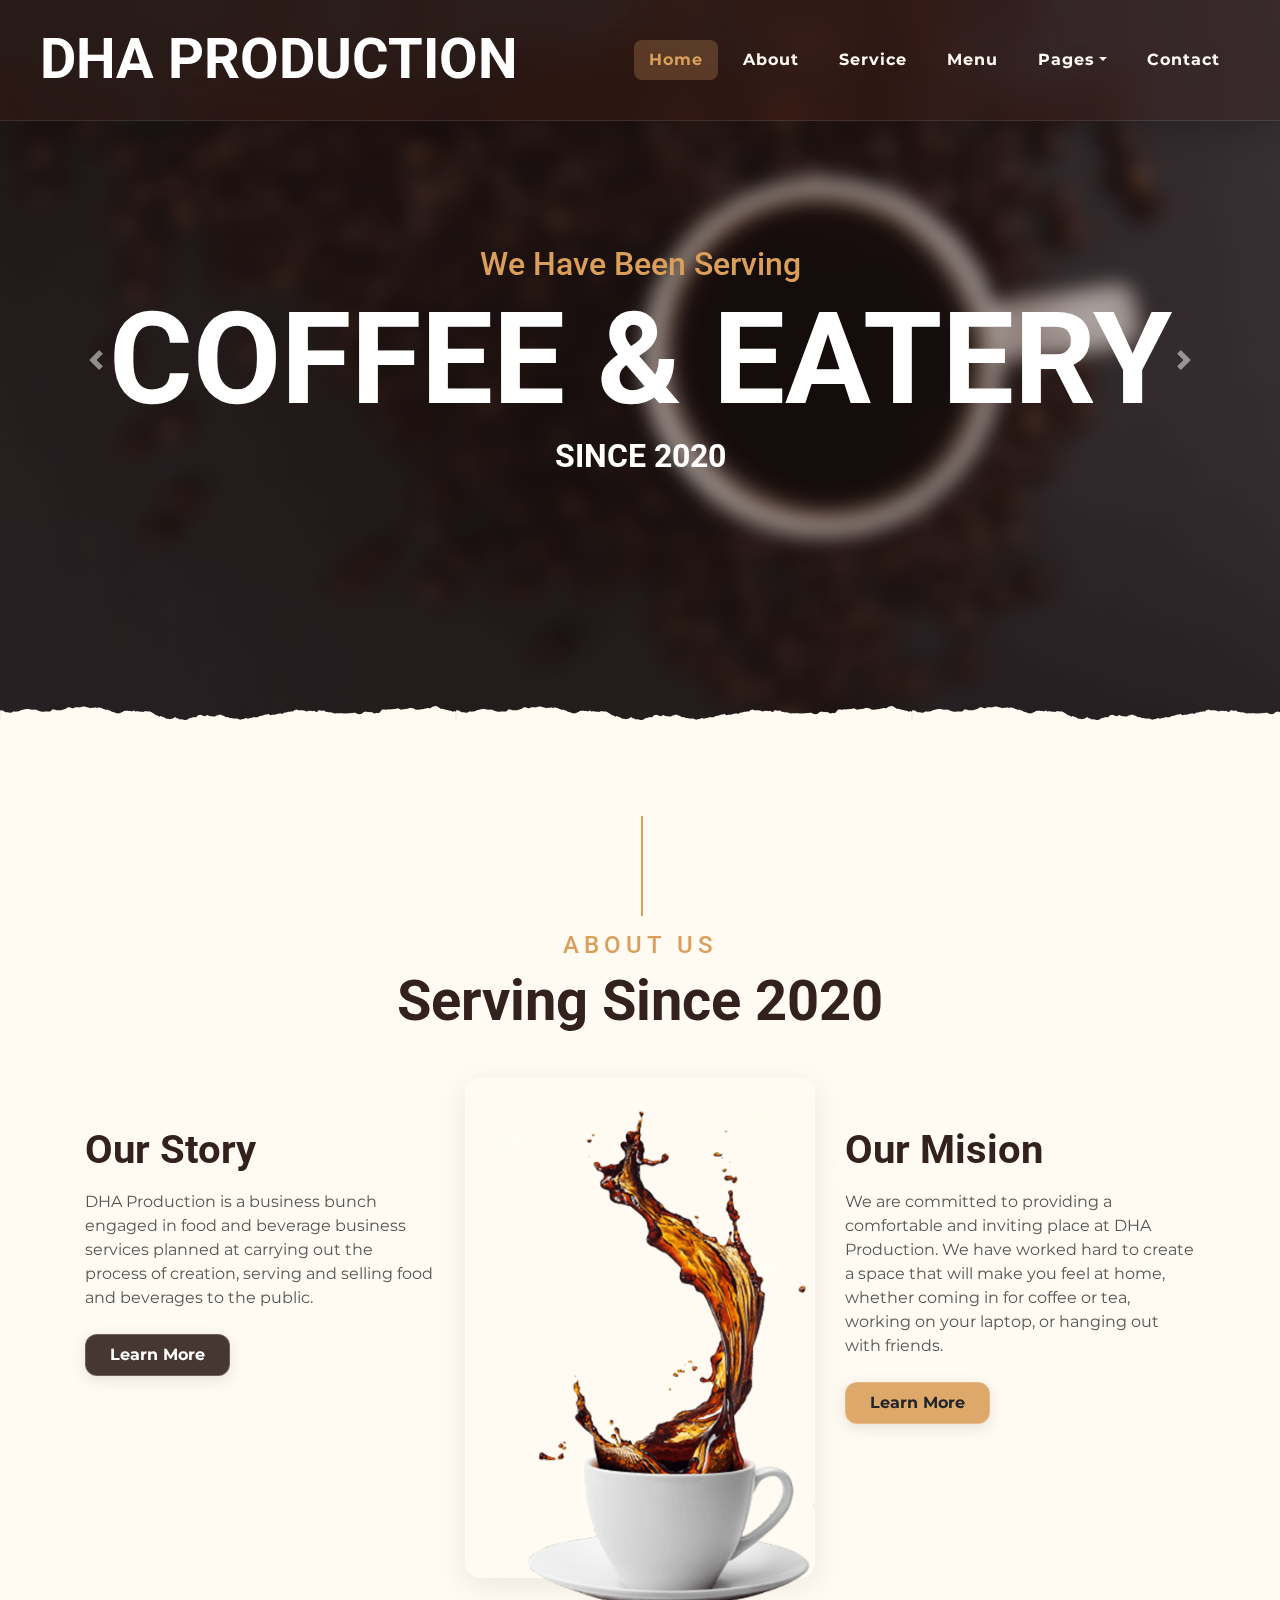
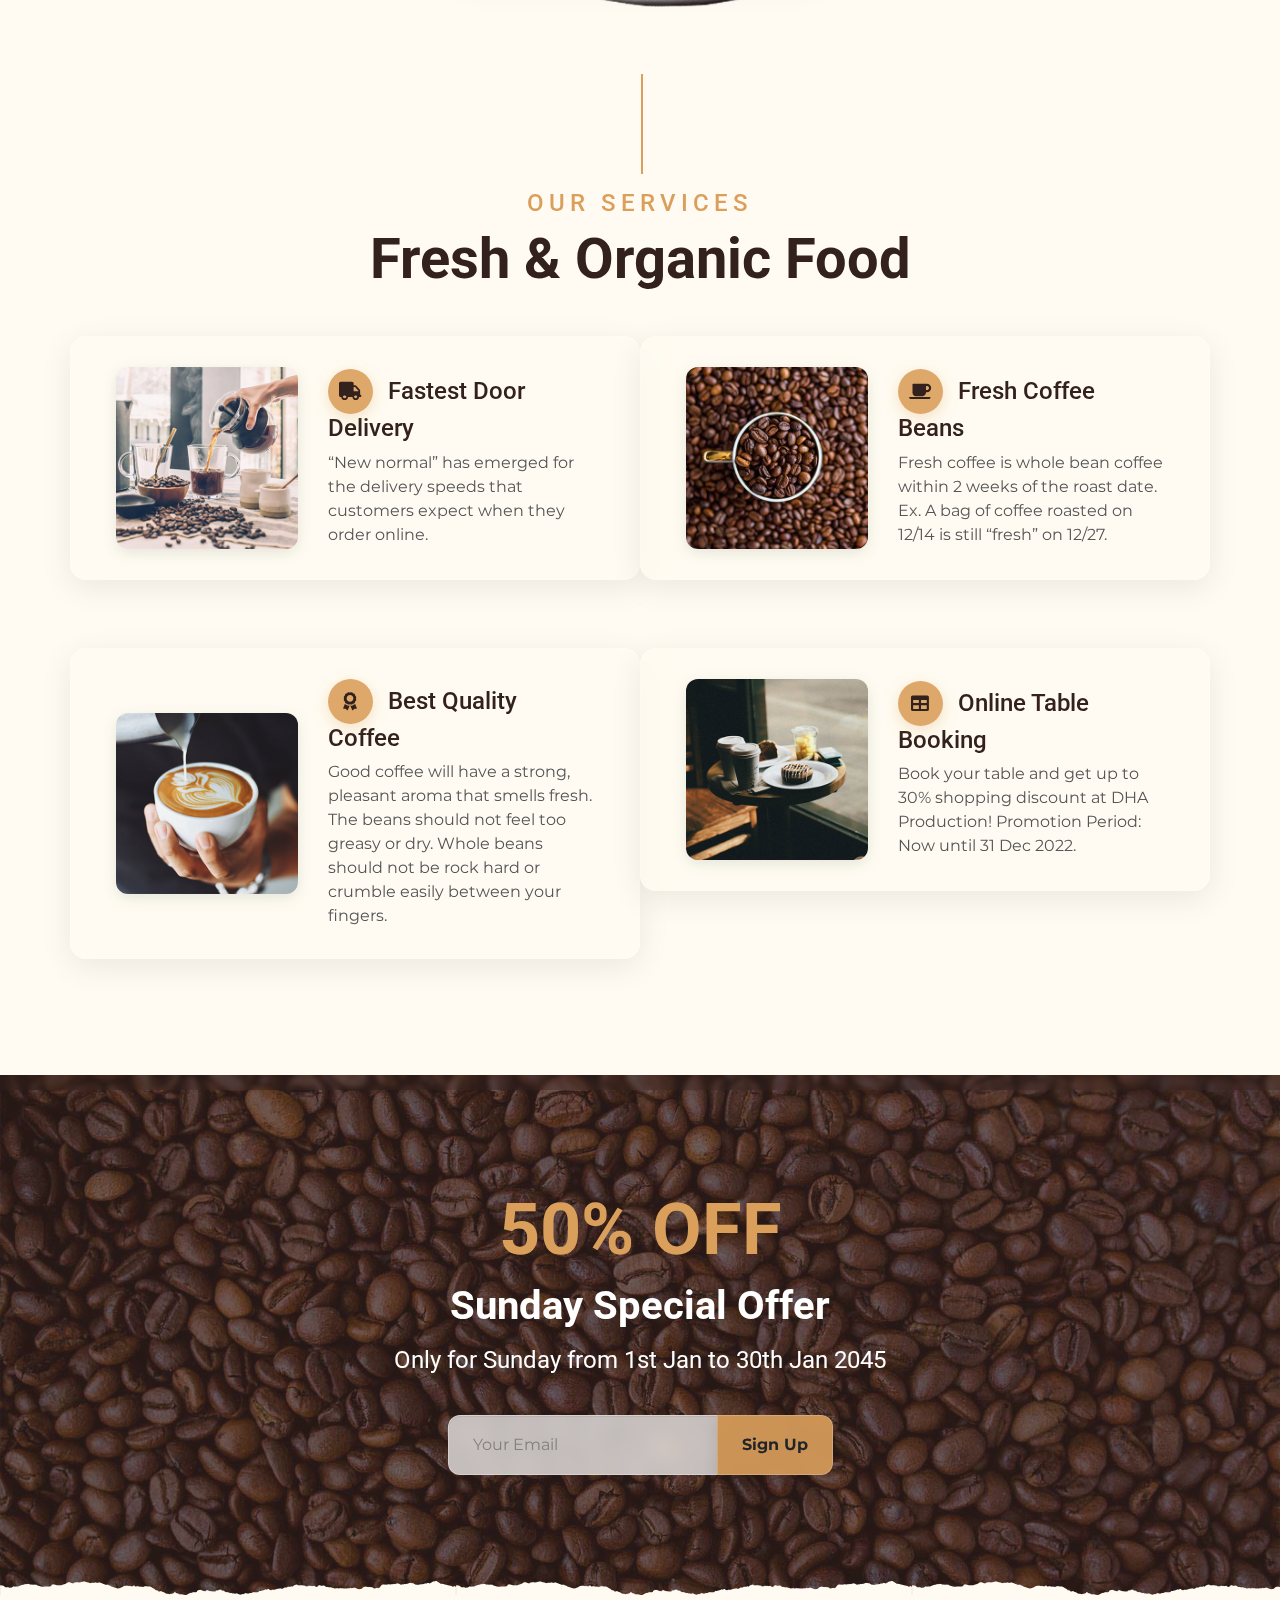
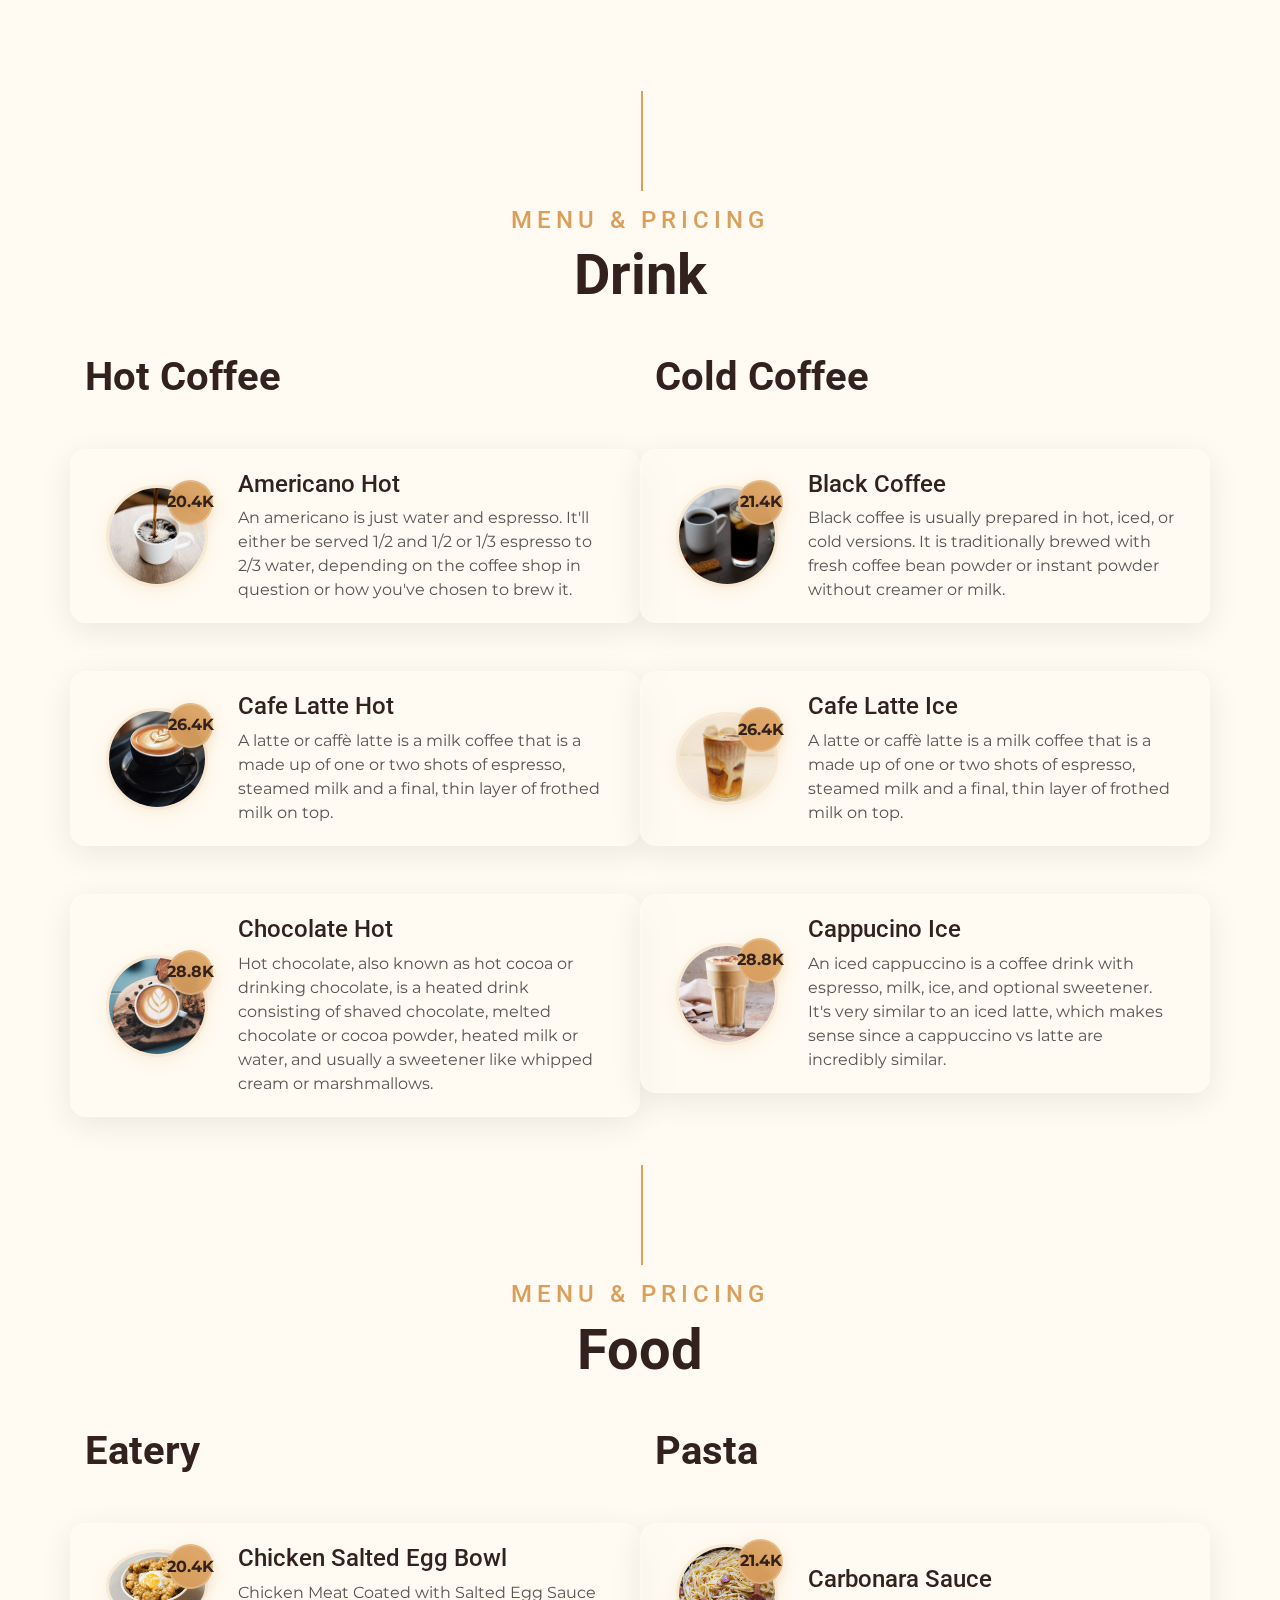
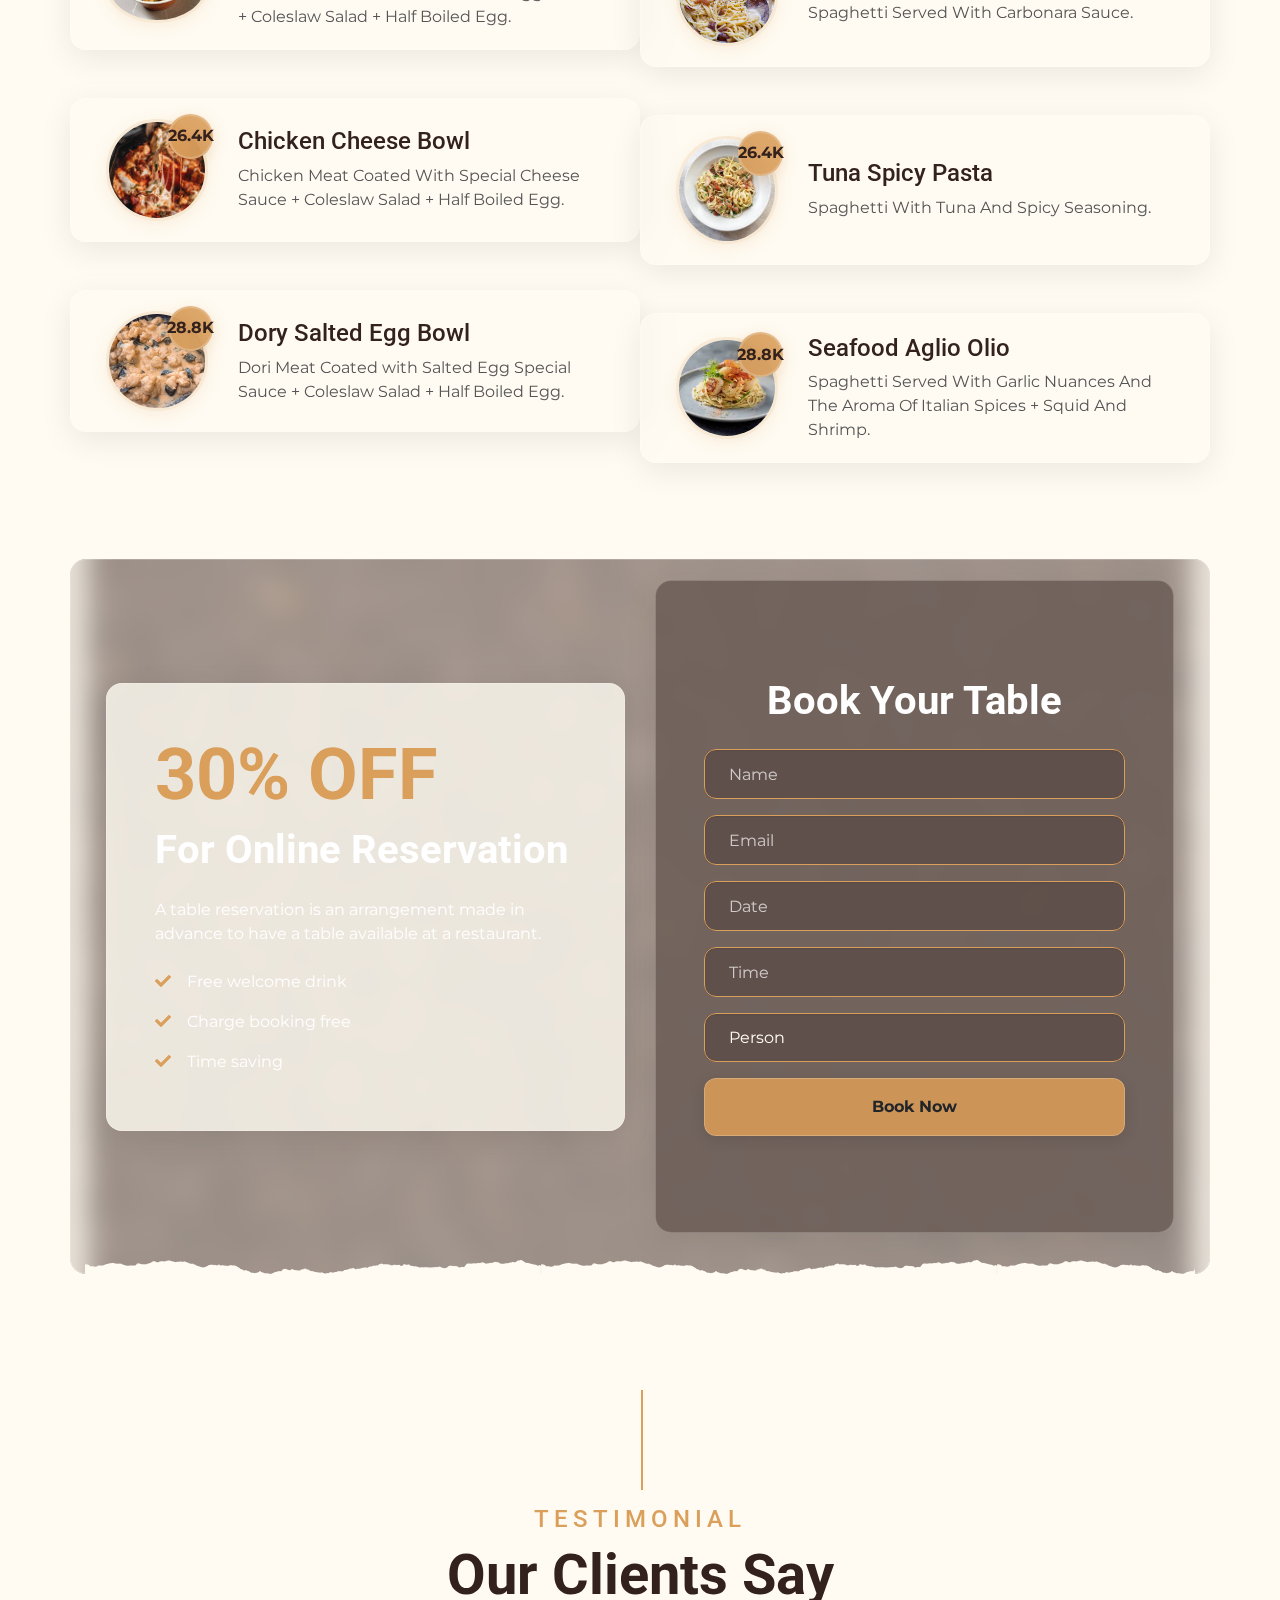
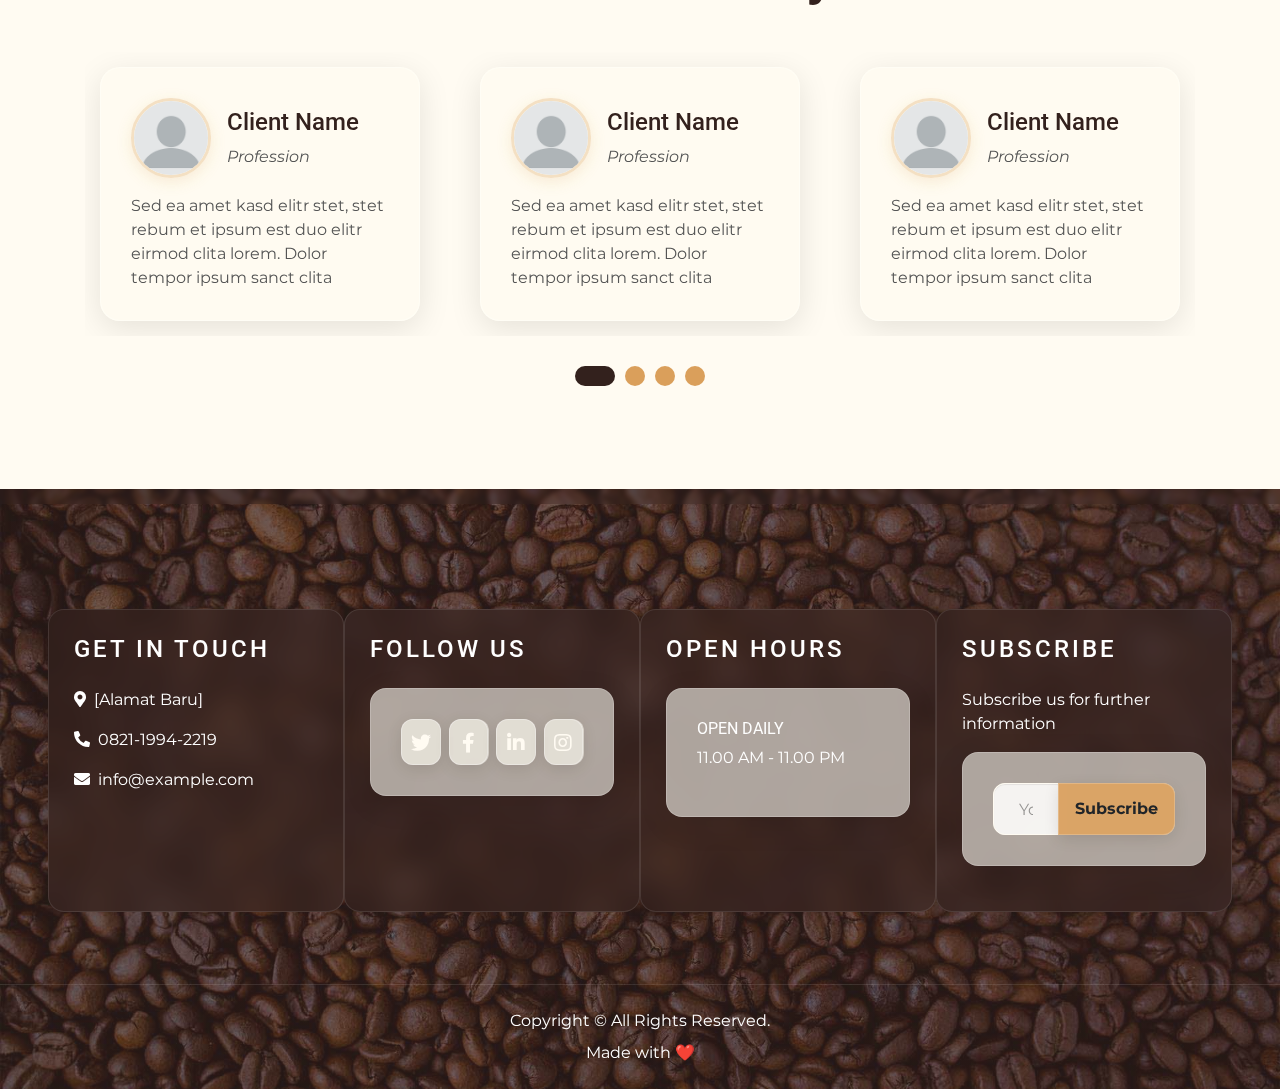
<file: company-profile-cafe-main/index.html>
<!DOCTYPE html>
<html lang="en">

<head>
    <meta charset="utf-8">
    <title>DHA Production - COFFEE & EATERY</title>
    <meta content="width=device-width, initial-scale=1.0" name="viewport">
    <meta content="Free Website Template" name="keywords">
    <meta content="Free Website Template" name="description">

    <!-- Favicon -->
    <link href="img/favicon.ico" rel="icon">

    <!-- Google Font -->
    <link rel="preconnect" href="https://fonts.gstatic.com">
    <link
        href="https://fonts.googleapis.com/css2?family=Montserrat:wght@200;400&family=Roboto:wght@400;500;700&display=swap"
        rel="stylesheet">

    <!-- Font Awesome -->
    <link href="https://cdnjs.cloudflare.com/ajax/libs/font-awesome/5.10.0/css/all.min.css" rel="stylesheet">

    <!-- Libraries Stylesheet -->
    <link href="lib/owlcarousel/assets/owl.carousel.min.css" rel="stylesheet">
    <link href="lib/tempusdominus/css/tempusdominus-bootstrap-4.min.css" rel="stylesheet" />

    <!-- Customized Bootstrap Stylesheet -->
    <link href="css/style.min.css" rel="stylesheet">
</head>

<body>
    <!-- Navbar Start -->
    <div class="container-fluid p-0 nav-bar">
        <nav class="navbar navbar-expand-lg bg-none navbar-dark py-3">
            <a href="index.html" class="navbar-brand px-lg-4 m-0">
                <h1 class="m-0 display-4 text-uppercase text-white">DHA Production</h1>
            </a>
            <button type="button" class="navbar-toggler" data-toggle="collapse" data-target="#navbarCollapse">
                <span class="navbar-toggler-icon"></span>
            </button>
            <div class="collapse navbar-collapse justify-content-between" id="navbarCollapse">
                <div class="navbar-nav ml-auto p-4">
                    <a href="index.html" class="nav-item nav-link active">Home</a>
                    <a href="about.html" class="nav-item nav-link">About</a>
                    <a href="service.html" class="nav-item nav-link">Service</a>
                    <a href="menu.html" class="nav-item nav-link">Menu</a>
                    <div class="nav-item dropdown">
                        <a href="#" class="nav-link dropdown-toggle" data-toggle="dropdown">Pages</a>
                        <div class="dropdown-menu text-capitalize">
                            <a href="reservation.html" class="dropdown-item">Reservation</a>
                            <a href="testimonial.html" class="dropdown-item">Testimonial</a>
                        </div>
                    </div>
                    <a href="contact.html" class="nav-item nav-link">Contact</a>
                </div>
            </div>
        </nav>
    </div>
    <!-- Navbar End -->

    <!-- Carousel Start -->
    <div class="container-fluid p-0 mb-5">
        <div id="blog-carousel" class="carousel slide overlay-bottom" data-ride="carousel">
            <div class="carousel-inner">
                <div class="carousel-item active">
                    <img class="w-100" src="img/carousel-1.jpg" alt="Image">
                    <div class="carousel-caption d-flex flex-column align-items-center justify-content-center">
                        <h2 class="text-primary font-weight-medium m-0">We Have Been Serving</h2>
                        <h1 class="display-1 text-white m-0">COFFEE & EATERY</h1>
                        <h2 class="text-white m-0">SINCE 2020</h2>
                    </div>
                </div>
                <div class="carousel-item">
                    <img class="w-100" src="img/carousel-2.jpg" alt="Image">
                    <div class="carousel-caption d-flex flex-column align-items-center justify-content-center">
                        <h2 class="text-primary font-weight-medium m-0">We Have Been Serving</h2>
                        <h1 class="display-1 text-white m-0">COFFEE & EATERY</h1>
                        <h2 class="text-white m-0">SINCE 2020</h2>
                    </div>
                </div>
            </div>
            <a class="carousel-control-prev" href="#blog-carousel" data-slide="prev">
                <span class="carousel-control-prev-icon"></span>
            </a>
            <a class="carousel-control-next" href="#blog-carousel" data-slide="next">
                <span class="carousel-control-next-icon"></span>
            </a>
        </div>
    </div>
    <!-- Carousel End -->


    <!-- About Start -->
    <div class="container-fluid py-5">
        <div class="container">
            <div class="section-title">
                <h4 class="text-primary text-uppercase" style="letter-spacing: 5px;">About Us</h4>
                <h1 class="display-4">Serving Since 2020</h1>
            </div>
            <div class="row">
                <div class="col-lg-4 py-0 py-lg-5">
                    <h1 class="mb-3">Our Story</h1>
                    <!-- <h5 class="mb-3">Eos kasd eos dolor vero vero, lorem stet diam rebum. Ipsum amet sed vero dolor sea
                    </h5> -->
                    <p>DHA Production is a business bunch engaged in food and beverage business services
                        planned at carrying out the process of creation, serving and selling food
                        and beverages to the public.</p>
                    <a href="" class="btn btn-secondary font-weight-bold py-2 px-4 mt-2">Learn More</a>
                </div>
                <div class="col-lg-4 py-5 py-lg-0" style="min-height: 500px;">
                    <div class="position-relative h-100">
                        <img class="position-absolute w-100 h-100" src="img/about.png" style="object-fit: cover;">
                    </div>
                </div>
                <div class="col-lg-4 py-0 py-lg-5">
                    <h1 class="mb-3">Our Mision</h1>
                    <p>We are committed to providing a comfortable and
                        inviting place at DHA Production. We have worked hard
                        to create a space that will make you feel at home,
                        whether coming in for coffee or tea, working on your
                        laptop, or hanging out with friends.
                    </p>
                    <!-- <h5 class="mb-3"><i class="fa fa-check text-primary mr-3"></i>Lorem ipsum dolor sit amet</h5> -->
                    <a href="" class="btn btn-primary font-weight-bold py-2 px-4 mt-2">Learn More</a>
                </div>
            </div>
        </div>
    </div>
    <!-- About End -->


    <!-- Service Start -->
    <div class="container-fluid pt-5">
        <div class="container">
            <div class="section-title">
                <h4 class="text-primary text-uppercase" style="letter-spacing: 5px;">Our Services</h4>
                <h1 class="display-4">Fresh & Organic Food</h1>
            </div>
            <div class="row">
                <div class="col-lg-6 mb-5">
                    <div class="row align-items-center">
                        <div class="col-sm-5">
                            <img class="img-fluid mb-3 mb-sm-0" src="img/service-1.jpg" alt="">
                        </div>
                        <div class="col-sm-7">
                            <h4><i class="fa fa-truck service-icon"></i>Fastest Door Delivery</h4>
                            <p class="m-0">“New normal” has emerged for the delivery speeds that customers expect when
                                they order online.</p>
                        </div>
                    </div>
                </div>
                <div class="col-lg-6 mb-5">
                    <div class="row align-items-center">
                        <div class="col-sm-5">
                            <img class="img-fluid mb-3 mb-sm-0" src="img/service-2.jpg" alt="">
                        </div>
                        <div class="col-sm-7">
                            <h4><i class="fa fa-coffee service-icon"></i>Fresh Coffee Beans</h4>
                            <p class="m-0">Fresh coffee is whole bean coffee within 2 weeks of the roast date.
                                Ex. A bag of coffee roasted on 12/14 is still “fresh” on 12/27.</p>
                        </div>
                    </div>
                </div>
                <div class="col-lg-6 mb-5">
                    <div class="row align-items-center">
                        <div class="col-sm-5">
                            <img class="img-fluid mb-3 mb-sm-0" src="img/service-3.jpg" alt="">
                        </div>
                        <div class="col-sm-7">
                            <h4><i class="fa fa-award service-icon"></i>Best Quality Coffee</h4>
                            <p class="m-0">Good coffee will have a strong, pleasant aroma that smells fresh.
                                The beans should not feel too greasy or dry. Whole beans should not be rock
                                hard or crumble easily between your fingers.</p>
                        </div>
                    </div>
                </div>
                <div class="col-lg-6 mb-5">
                    <div class="row align-items-center">
                        <div class="col-sm-5">
                            <img class="img-fluid mb-3 mb-sm-0" src="img/service-4.jpg" alt="">
                        </div>
                        <div class="col-sm-7">
                            <h4><i class="fa fa-table service-icon"></i>Online Table Booking</h4>
                            <p class="m-0">Book your table and get up to 30% shopping discount at DHA Production!
                                Promotion Period: Now until 31 Dec 2022.</p>
                        </div>
                    </div>
                </div>
            </div>
        </div>
    </div>
    <!-- Service End -->


    <!-- Offer Start -->
    <div class="offer container-fluid my-5 py-5 text-center position-relative overlay-top overlay-bottom">
        <div class="container py-5">
            <h1 class="display-3 text-primary mt-3">50% OFF</h1>
            <h1 class="text-white mb-3">Sunday Special Offer</h1>
            <h4 class="text-white font-weight-normal mb-4 pb-3">Only for Sunday from 1st Jan to 30th Jan 2045</h4>
            <form class="form-inline justify-content-center mb-4">
                <div class="input-group">
                    <input type="text" class="form-control p-4" placeholder="Your Email" style="height: 60px;">
                    <div class="input-group-append">
                        <button class="btn btn-primary font-weight-bold px-4" type="submit">Sign Up</button>
                    </div>
                </div>
            </form>
        </div>
    </div>
    <!-- Offer End -->


    <!-- Menu Start -->
    <div class="container-fluid pt-5">
        <div class="container">

            <!-- Drink -->
            <div class="section-title">
                <h4 class="text-primary text-uppercase" style="letter-spacing: 5px;">Menu & Pricing</h4>
                <h1 class="display-4">Drink</h1>
            </div>
            <div class="row">
                <div class="col-lg-6">
                    <h1 class="mb-5">Hot Coffee</h1>
                    <div class="row align-items-center mb-5">
                        <div class="col-4 col-sm-3">
                            <img class="w-100 rounded-circle mb-3 mb-sm-0" src="img/menu-1.jpg" alt="">
                            <h7 class="menu-price">20.4K</h7>
                        </div>
                        <div class="col-8 col-sm-9">
                            <h4>Americano Hot</h4>
                            <p class="m-0">An americano is just water and espresso. It'll either be served 1/2 and 1/2
                                or 1/3 espresso to 2/3 water, depending on the coffee shop in question or how you've
                                chosen to brew it.</p>
                        </div>
                    </div>
                    <div class="row align-items-center mb-5">
                        <div class="col-4 col-sm-3">
                            <img class="w-100 rounded-circle mb-3 mb-sm-0" src="img/menu-2.jpg" alt="">
                            <h7 class="menu-price">26.4K</h7>
                        </div>
                        <div class="col-8 col-sm-9">
                            <h4>Cafe Latte Hot</h4>
                            <p class="m-0">A latte or caffè latte is a milk coffee that is a made up of one or two shots
                                of espresso, steamed milk and a final, thin layer of frothed milk on top.</p>
                        </div>
                    </div>
                    <div class="row align-items-center mb-5">
                        <div class="col-4 col-sm-3">
                            <img class="w-100 rounded-circle mb-3 mb-sm-0" src="img/menu-3.jpg" alt="">
                            <h7 class="menu-price">28.8K</h7>
                        </div>
                        <div class="col-8 col-sm-9">
                            <h4>Chocolate Hot</h4>
                            <p class="m-0">Hot chocolate, also known as hot cocoa or drinking chocolate, is a heated
                                drink consisting of shaved chocolate, melted chocolate or cocoa powder, heated milk or
                                water, and usually a sweetener like whipped cream or marshmallows.</p>
                        </div>
                    </div>
                </div>
                <div class="col-lg-6">
                    <h1 class="mb-5">Cold Coffee</h1>
                    <div class="row align-items-center mb-5">
                        <div class="col-4 col-sm-3">
                            <img class="w-100 rounded-circle mb-3 mb-sm-0" src="img/black-coffee-cold.jpg" alt="">
                            <h7 class="menu-price">21.4K</h7>
                        </div>
                        <div class="col-8 col-sm-9">
                            <h4>Black Coffee</h4>
                            <p class="m-0">Black coffee is usually prepared in hot, iced, or cold versions. It is
                                traditionally brewed with fresh coffee bean powder or instant powder without creamer or
                                milk.</p>
                        </div>
                    </div>
                    <div class="row align-items-center mb-5">
                        <div class="col-4 col-sm-3">
                            <img class="w-100 rounded-circle mb-3 mb-sm-0" src="img/iced-latte.jpg" alt="">
                            <h7 class="menu-price">26.4K</h7>
                        </div>
                        <div class="col-8 col-sm-9">
                            <h4>Cafe Latte Ice</h4>
                            <p class="m-0">A latte or caffè latte is a milk coffee that is a made up of one or two shots
                                of espresso, steamed milk and a final, thin layer of frothed milk on top.</p>
                        </div>
                    </div>
                    <div class="row align-items-center mb-5">
                        <div class="col-4 col-sm-3">
                            <img class="w-100 rounded-circle mb-3 mb-sm-0" src="img/capuccino.jfif" alt="">
                            <h7 class="menu-price">28.8K</h7>
                        </div>
                        <div class="col-8 col-sm-9">
                            <h4>Cappucino Ice</h4>
                            <p class="m-0">An iced cappuccino is a coffee drink with espresso, milk, ice, and optional
                                sweetener. It's very similar to an iced latte, which makes sense since a cappuccino vs
                                latte are incredibly similar.</p>
                        </div>
                    </div>
                </div>
            </div>

            <!-- Food -->
            <div class="section-title">
                <h4 class="text-primary text-uppercase" style="letter-spacing: 5px;">Menu & Pricing</h4>
                <h1 class="display-4">Food</h1>
            </div>
            <div class="row">
                <div class="col-lg-6">
                    <h1 class="mb-5">Eatery</h1>
                    <div class="row align-items-center mb-5">
                        <div class="col-4 col-sm-3">
                            <img class="w-100 rounded-circle mb-3 mb-sm-0" src="img/chicken-salted.jpg" alt="">
                            <h7 class="menu-price">20.4K</h7>
                        </div>
                        <div class="col-8 col-sm-9">
                            <h4>Chicken Salted Egg Bowl</h4>
                            <p class="m-0">Chicken Meat Coated with Salted Egg Sauce + Coleslaw Salad + Half Boiled Egg.
                            </p>
                        </div>
                    </div>
                    <div class="row align-items-center mb-5">
                        <div class="col-4 col-sm-3">
                            <img class="w-100 rounded-circle mb-3 mb-sm-0" src="img/chicken-cheese.jpg" alt="">
                            <h7 class="menu-price">26.4K</h7>
                        </div>
                        <div class="col-8 col-sm-9">
                            <h4>Chicken Cheese Bowl</h4>
                            <p class="m-0">Chicken Meat Coated With Special Cheese Sauce + Coleslaw Salad + Half Boiled
                                Egg.</p>
                        </div>
                    </div>
                    <div class="row align-items-center mb-5">
                        <div class="col-4 col-sm-3">
                            <img class="w-100 rounded-circle mb-3 mb-sm-0" src="img/dory-salted.jfif" alt="">
                            <h7 class="menu-price">28.8K</h7>
                        </div>
                        <div class="col-8 col-sm-9">
                            <h4>Dory Salted Egg Bowl</h4>
                            <p class="m-0">Dori Meat Coated with Salted Egg Special Sauce + Coleslaw Salad + Half Boiled
                                Egg.</p>
                        </div>
                    </div>
                </div>
                <div class="col-lg-6">
                    <h1 class="mb-5">Pasta</h1>
                    <div class="row align-items-center mb-5">
                        <div class="col-4 col-sm-3">
                            <img class="w-100 rounded-circle mb-3 mb-sm-0" src="img/carbonara.jfif" alt="">
                            <h7 class="menu-price">21.4K</h7>
                        </div>
                        <div class="col-8 col-sm-9">
                            <h4>Carbonara Sauce</h4>
                            <p class="m-0">Spaghetti Served With Carbonara Sauce.</p>
                        </div>
                    </div>
                    <div class="row align-items-center mb-5">
                        <div class="col-4 col-sm-3">
                            <img class="w-100 rounded-circle mb-3 mb-sm-0" src="img/tuna-pasta.jfif" alt="">
                            <h7 class="menu-price">26.4K</h7>
                        </div>
                        <div class="col-8 col-sm-9">
                            <h4>Tuna Spicy Pasta</h4>
                            <p class="m-0">Spaghetti With Tuna And Spicy Seasoning.</p>
                        </div>
                    </div>
                    <div class="row align-items-center mb-5">
                        <div class="col-4 col-sm-3">
                            <img class="w-100 rounded-circle mb-3 mb-sm-0" src="img/seafood.webp" alt="">
                            <h7 class="menu-price">28.8K</h7>
                        </div>
                        <div class="col-8 col-sm-9">
                            <h4>Seafood Aglio Olio</h4>
                            <p class="m-0">Spaghetti Served With Garlic Nuances And The Aroma Of Italian Spices + Squid
                                And Shrimp.</p>
                        </div>
                    </div>
                </div>
            </div>
        </div>
    </div>
    <!-- Menu End -->


    <!-- Reservation Start -->
    <div class="container-fluid py-5">
        <div class="container">
            <div class="reservation position-relative overlay-top overlay-bottom">
                <div class="row align-items-center">
                    <div class="col-lg-6 my-5 my-lg-0">
                        <div class="p-5">
                            <div class="mb-4">
                                <h1 class="display-3 text-primary">30% OFF</h1>
                                <h1 class="text-white">For Online Reservation</h1>
                            </div>
                            <p class="text-white">A table reservation is an arrangement made in advance to have a table
                                available at a restaurant.</p>
                            <ul class="list-inline text-white m-0">
                                <li class="py-2"><i class="fa fa-check text-primary mr-3"></i>Free welcome drink</li>
                                <li class="py-2"><i class="fa fa-check text-primary mr-3"></i>Charge booking free</li>
                                <li class="py-2"><i class="fa fa-check text-primary mr-3"></i>Time saving</li>
                            </ul>
                        </div>
                    </div>
                    <div class="col-lg-6">
                        <div class="text-center p-5" style="background: rgba(51, 33, 29, .8);">
                            <h1 class="text-white mb-4 mt-5">Book Your Table</h1>
                            <form class="mb-5">
                                <div class="form-group">
                                    <input type="text" class="form-control bg-transparent border-primary p-4"
                                        placeholder="Name" required="required" />
                                </div>
                                <div class="form-group">
                                    <input type="email" class="form-control bg-transparent border-primary p-4"
                                        placeholder="Email" required="required" />
                                </div>
                                <div class="form-group">
                                    <div class="date" id="date" data-target-input="nearest">
                                        <input type="text"
                                            class="form-control bg-transparent border-primary p-4 datetimepicker-input"
                                            placeholder="Date" data-target="#date" data-toggle="datetimepicker" />
                                    </div>
                                </div>
                                <div class="form-group">
                                    <div class="time" id="time" data-target-input="nearest">
                                        <input type="text"
                                            class="form-control bg-transparent border-primary p-4 datetimepicker-input"
                                            placeholder="Time" data-target="#time" data-toggle="datetimepicker" />
                                    </div>
                                </div>
                                <div class="form-group">
                                    <select class="custom-select bg-transparent border-primary px-4"
                                        style="height: 49px;">
                                        <option selected>Person</option>
                                        <option value="1">Person 1</option>
                                        <option value="2">Person 2</option>
                                        <option value="3">Person 3</option>
                                        <option value="3">Person 4</option>
                                    </select>
                                </div>

                                <div>
                                    <button class="btn btn-primary btn-block font-weight-bold py-3" type="submit">Book
                                        Now</button>
                                </div>
                            </form>
                        </div>
                    </div>
                </div>
            </div>
        </div>
    </div>
    <!-- Reservation End -->


    <!-- Testimonial Start -->
    <div class="container-fluid py-5">
        <div class="container">
            <div class="section-title">
                <h4 class="text-primary text-uppercase" style="letter-spacing: 5px;">Testimonial</h4>
                <h1 class="display-4">Our Clients Say</h1>
            </div>
            <div class="owl-carousel testimonial-carousel">
                <div class="testimonial-item">
                    <div class="d-flex align-items-center mb-3">
                        <img class="img-fluid" src="img/user.webp" alt="">
                        <div class="ml-3">
                            <h4>Client Name</h4>
                            <i>Profession</i>
                        </div>
                    </div>
                    <p class="m-0">Sed ea amet kasd elitr stet, stet rebum et ipsum est duo elitr eirmod clita lorem.
                        Dolor tempor ipsum sanct clita</p>
                </div>
                <div class="testimonial-item">
                    <div class="d-flex align-items-center mb-3">
                        <img class="img-fluid" src="img/user.webp" alt="">
                        <div class="ml-3">
                            <h4>Client Name</h4>
                            <i>Profession</i>
                        </div>
                    </div>
                    <p class="m-0">Sed ea amet kasd elitr stet, stet rebum et ipsum est duo elitr eirmod clita lorem.
                        Dolor tempor ipsum sanct clita</p>
                </div>
                <div class="testimonial-item">
                    <div class="d-flex align-items-center mb-3">
                        <img class="img-fluid" src="img/user.webp" alt="">
                        <div class="ml-3">
                            <h4>Client Name</h4>
                            <i>Profession</i>
                        </div>
                    </div>
                    <p class="m-0">Sed ea amet kasd elitr stet, stet rebum et ipsum est duo elitr eirmod clita lorem.
                        Dolor tempor ipsum sanct clita</p>
                </div>
                <div class="testimonial-item">
                    <div class="d-flex align-items-center mb-3">
                        <img class="img-fluid" src="img/user.webp" alt="">
                        <div class="ml-3">
                            <h4>Client Name</h4>
                            <i>Profession</i>
                        </div>
                    </div>
                    <p class="m-0">Sed ea amet kasd elitr stet, stet rebum et ipsum est duo elitr eirmod clita lorem.
                        Dolor tempor ipsum sanct clita</p>
                </div>
            </div>
        </div>
    </div>
    <!-- Testimonial End -->


    <!-- Footer Start -->
    <div class="container-fluid footer text-white mt-5 pt-5 px-0 position-relative overlay-top">
        <div class="row mx-0 pt-5 px-sm-3 px-lg-5 mt-4">
            <div class="col-lg-3 col-md-6 mb-5">
                <h4 class="text-white text-uppercase mb-4" style="letter-spacing: 3px;">Get In Touch</h4>
                <p><i class="fa fa-map-marker-alt mr-2"></i>[Alamat Baru]</p>
                <p><i class="fa fa-phone-alt mr-2"></i>0821-1994-2219</p>
                <p class="m-0"><i class="fa fa-envelope mr-2"></i>info@example.com</p>
            </div>
            <div class="col-lg-3 col-md-6 mb-5">
                <h4 class="text-white text-uppercase mb-4" style="letter-spacing: 3px;">Follow Us</h4>
                <div class="d-flex justify-content-start">
                    <a class="btn btn-lg btn-outline-light btn-lg-square mr-2" href="#"><i
                            class="fab fa-twitter"></i></a>
                    <a class="btn btn-lg btn-outline-light btn-lg-square mr-2" href="#"><i
                            class="fab fa-facebook-f"></i></a>
                    <a class="btn btn-lg btn-outline-light btn-lg-square mr-2" href="#"><i
                            class="fab fa-linkedin-in"></i></a>
                    <a class="btn btn-lg btn-outline-light btn-lg-square" href="#"><i class="fab fa-instagram"></i></a>
                </div>
            </div>
            <div class="col-lg-3 col-md-6 mb-5">
                <h4 class="text-white text-uppercase mb-4" style="letter-spacing: 3px;">Open Hours</h4>
                <div>
                    <h6 class="text-white text-uppercase">Open Daily</h6>
                    <p>11.00 AM - 11.00 PM</p>
                </div>
            </div>
            <div class="col-lg-3 col-md-6 mb-5">
                <h4 class="text-white text-uppercase mb-4" style="letter-spacing: 3px;">Subscribe</h4>
                <p>Subscribe us for further information</p>
                <div class="w-100">
                    <div class="input-group">
                        <input type="text" class="form-control border-light" style="padding: 25px;"
                            placeholder="Your Email">
                        <div class="input-group-append">
                            <button class="btn btn-primary font-weight-bold px-3">Subscribe</button>
                        </div>
                    </div>
                </div>
            </div>
        </div>
        <div class="container-fluid text-center text-white border-top mt-4 py-4 px-sm-3 px-md-5"
            style="border-color: rgba(256, 256, 256, .1) !important;">
            <p class="mb-2 text-white">Copyright &copy; All Rights Reserved.</a></p>
            <p class="m-0 text-white">Made with ❤️</a></p>
        </div>
    </div>
    <!-- Footer End -->



    <!-- Back to Top -->
    <a href="#" class="btn btn-lg btn-primary btn-lg-square back-to-top"><i class="fa fa-angle-double-up"></i></a>


    <!-- JavaScript Libraries -->
    <script src="https://code.jquery.com/jquery-3.4.1.min.js"></script>
    <script src="https://stackpath.bootstrapcdn.com/bootstrap/4.4.1/js/bootstrap.bundle.min.js"></script>
    <script src="lib/easing/easing.min.js"></script>
    <script src="lib/waypoints/waypoints.min.js"></script>
    <script src="lib/owlcarousel/owl.carousel.min.js"></script>
    <script src="lib/tempusdominus/js/moment.min.js"></script>
    <script src="lib/tempusdominus/js/moment-timezone.min.js"></script>
    <script src="lib/tempusdominus/js/tempusdominus-bootstrap-4.min.js"></script>

    <!-- Contact Javascript File -->
    <script src="mail/jqBootstrapValidation.min.js"></script>
    <script src="mail/contact.js"></script>

    <!-- Template Javascript -->
    <script src="js/main.js"></script>
</body>

</html>
</file>
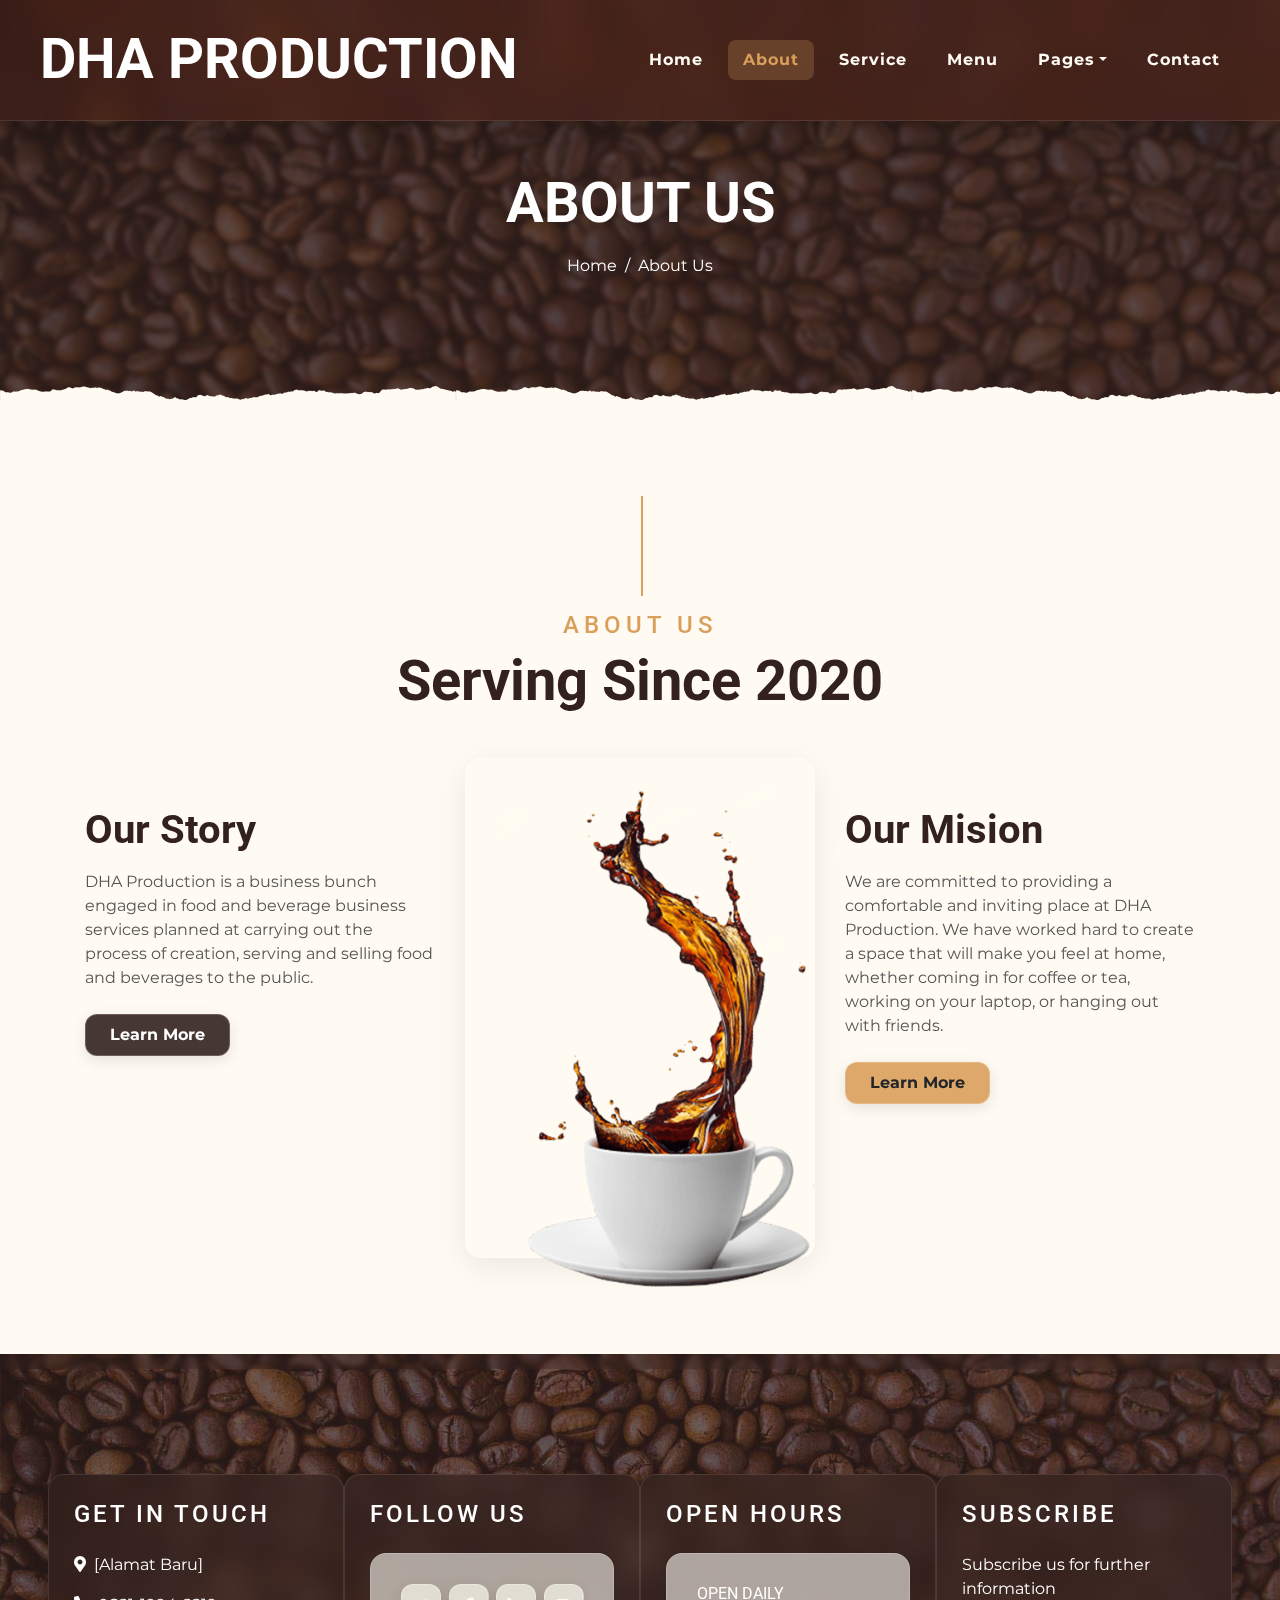
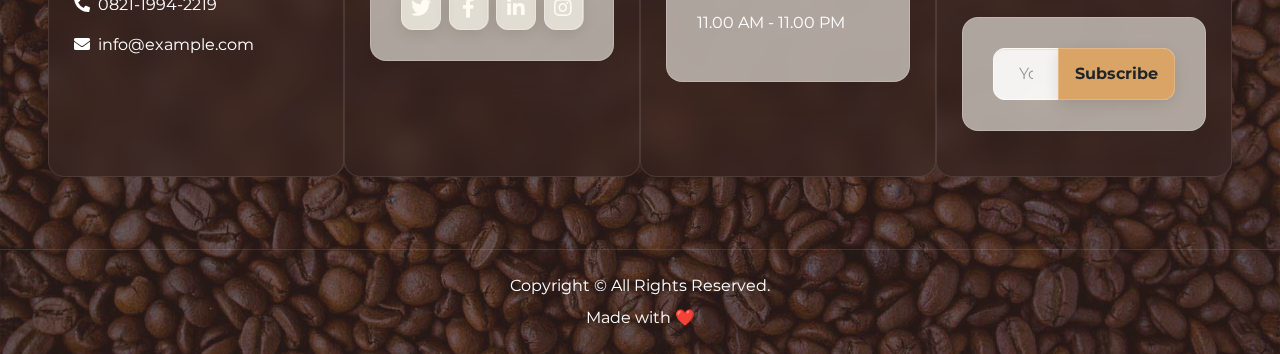
<file: company-profile-cafe-main/about.html>
<!DOCTYPE html>
<html lang="en">

<head>
    <meta charset="utf-8">
    <title>DHA Production - COFFEE & EATERY</title>
    <meta content="width=device-width, initial-scale=1.0" name="viewport">
    <meta content="Free Website Template" name="keywords">
    <meta content="Free Website Template" name="description">

    <!-- Favicon -->
    <link href="img/favicon.ico" rel="icon">

    <!-- Google Font -->
    <link rel="preconnect" href="https://fonts.gstatic.com">
    <link
        href="https://fonts.googleapis.com/css2?family=Montserrat:wght@200;400&family=Roboto:wght@400;500;700&display=swap"
        rel="stylesheet">

    <!-- Font Awesome -->
    <link href="https://cdnjs.cloudflare.com/ajax/libs/font-awesome/5.10.0/css/all.min.css" rel="stylesheet">

    <!-- Libraries Stylesheet -->
    <link href="lib/owlcarousel/assets/owl.carousel.min.css" rel="stylesheet">
    <link href="lib/tempusdominus/css/tempusdominus-bootstrap-4.min.css" rel="stylesheet" />

    <!-- Customized Bootstrap Stylesheet -->
    <link href="css/style.min.css" rel="stylesheet">
</head>

<body>
    <!-- Navbar Start -->
    <div class="container-fluid p-0 nav-bar">
        <nav class="navbar navbar-expand-lg bg-none navbar-dark py-3">
            <a href="index.html" class="navbar-brand px-lg-4 m-0">
                <h1 class="m-0 display-4 text-uppercase text-white">DHA Production</h1>
            </a>
            <button type="button" class="navbar-toggler" data-toggle="collapse" data-target="#navbarCollapse">
                <span class="navbar-toggler-icon"></span>
            </button>
            <div class="collapse navbar-collapse justify-content-between" id="navbarCollapse">
                <div class="navbar-nav ml-auto p-4">
                    <a href="index.html" class="nav-item nav-link">Home</a>
                    <a href="about.html" class="nav-item nav-link active">About</a>
                    <a href="service.html" class="nav-item nav-link">Service</a>
                    <a href="menu.html" class="nav-item nav-link">Menu</a>
                    <div class="nav-item dropdown">
                        <a href="#" class="nav-link dropdown-toggle" data-toggle="dropdown">Pages</a>
                        <div class="dropdown-menu text-capitalize">
                            <a href="reservation.html" class="dropdown-item">Reservation</a>
                            <a href="testimonial.html" class="dropdown-item">Testimonial</a>
                        </div>
                    </div>
                    <a href="contact.html" class="nav-item nav-link">Contact</a>
                </div>
            </div>
        </nav>
    </div>
    <!-- Navbar End -->


    <!-- Page Header Start -->
    <div class="container-fluid page-header mb-5 position-relative overlay-bottom">
        <div class="d-flex flex-column align-items-center justify-content-center pt-0 pt-lg-5"
            style="min-height: 400px">
            <h1 class="display-4 mb-3 mt-0 mt-lg-5 text-white text-uppercase">About Us</h1>
            <div class="d-inline-flex mb-lg-5">
                <p class="m-0 text-white"><a class="text-white" href="">Home</a></p>
                <p class="m-0 text-white px-2">/</p>
                <p class="m-0 text-white">About Us</p>
            </div>
        </div>
    </div>
    <!-- Page Header End -->


   <!-- About Start -->
   <div class="container-fluid py-5">
    <div class="container">
        <div class="section-title">
            <h4 class="text-primary text-uppercase" style="letter-spacing: 5px;">About Us</h4>
            <h1 class="display-4">Serving Since 2020</h1>
        </div>
        <div class="row">
            <div class="col-lg-4 py-0 py-lg-5">
                <h1 class="mb-3">Our Story</h1>
                <!-- <h5 class="mb-3">Eos kasd eos dolor vero vero, lorem stet diam rebum. Ipsum amet sed vero dolor sea
                </h5> -->
                <p>DHA Production is a business bunch engaged in food and beverage business services
                    planned at carrying out the process of creation, serving and selling food
                    and beverages to the public.</p>
                <a href="" class="btn btn-secondary font-weight-bold py-2 px-4 mt-2">Learn More</a>
            </div>
            <div class="col-lg-4 py-5 py-lg-0" style="min-height: 500px;">
                <div class="position-relative h-100">
                    <img class="position-absolute w-100 h-100" src="img/about.png" style="object-fit: cover;">
                </div>
            </div>
            <div class="col-lg-4 py-0 py-lg-5">
                <h1 class="mb-3">Our Mision</h1>
                <p>We are committed to providing a comfortable and
                    inviting place at DHA Production. We have worked hard
                    to create a space that will make you feel at home,
                    whether coming in for coffee or tea, working on your
                    laptop, or hanging out with friends.
                </p>
                <!-- <h5 class="mb-3"><i class="fa fa-check text-primary mr-3"></i>Lorem ipsum dolor sit amet</h5> -->
                <a href="" class="btn btn-primary font-weight-bold py-2 px-4 mt-2">Learn More</a>
            </div>
        </div>
    </div>
</div>
<!-- About End -->



    <!-- Footer Start -->
    <div class="container-fluid footer text-white mt-5 pt-5 px-0 position-relative overlay-top">
        <div class="row mx-0 pt-5 px-sm-3 px-lg-5 mt-4">
            <div class="col-lg-3 col-md-6 mb-5">
                <h4 class="text-white text-uppercase mb-4" style="letter-spacing: 3px;">Get In Touch</h4>
                <p><i class="fa fa-map-marker-alt mr-2"></i>[Alamat Baru]</p>
                <p><i class="fa fa-phone-alt mr-2"></i>0821-1994-2219</p>
                <p class="m-0"><i class="fa fa-envelope mr-2"></i>info@example.com</p>
            </div>
            <div class="col-lg-3 col-md-6 mb-5">
                <h4 class="text-white text-uppercase mb-4" style="letter-spacing: 3px;">Follow Us</h4>
                <div class="d-flex justify-content-start">
                    <a class="btn btn-lg btn-outline-light btn-lg-square mr-2" href="#"><i
                            class="fab fa-twitter"></i></a>
                    <a class="btn btn-lg btn-outline-light btn-lg-square mr-2" href="#"><i
                            class="fab fa-facebook-f"></i></a>
                    <a class="btn btn-lg btn-outline-light btn-lg-square mr-2" href="#"><i
                            class="fab fa-linkedin-in"></i></a>
                    <a class="btn btn-lg btn-outline-light btn-lg-square" href="#"><i class="fab fa-instagram"></i></a>
                </div>
            </div>
            <div class="col-lg-3 col-md-6 mb-5">
                <h4 class="text-white text-uppercase mb-4" style="letter-spacing: 3px;">Open Hours</h4>
                <div>
                    <h6 class="text-white text-uppercase">Open Daily</h6>
                    <p>11.00 AM - 11.00 PM</p>
                </div>
            </div>
            <div class="col-lg-3 col-md-6 mb-5">
                <h4 class="text-white text-uppercase mb-4" style="letter-spacing: 3px;">Subscribe</h4>
                <p>Subscribe us for further information</p>
                <div class="w-100">
                    <div class="input-group">
                        <input type="text" class="form-control border-light" style="padding: 25px;"
                            placeholder="Your Email">
                        <div class="input-group-append">
                            <button class="btn btn-primary font-weight-bold px-3">Subscribe</button>
                        </div>
                    </div>
                </div>
            </div>
        </div>
        <div class="container-fluid text-center text-white border-top mt-4 py-4 px-sm-3 px-md-5"
            style="border-color: rgba(256, 256, 256, .1) !important;">
            <p class="mb-2 text-white">Copyright &copy; All Rights Reserved.</a></p>
            <p class="m-0 text-white">Made with ❤️</a></p>
        </div>
    </div>
    <!-- Footer End -->


    <!-- Back to Top -->
    <a href="#" class="btn btn-lg btn-primary btn-lg-square back-to-top"><i class="fa fa-angle-double-up"></i></a>


    <!-- JavaScript Libraries -->
    <script src="https://code.jquery.com/jquery-3.4.1.min.js"></script>
    <script src="https://stackpath.bootstrapcdn.com/bootstrap/4.4.1/js/bootstrap.bundle.min.js"></script>
    <script src="lib/easing/easing.min.js"></script>
    <script src="lib/waypoints/waypoints.min.js"></script>
    <script src="lib/owlcarousel/owl.carousel.min.js"></script>
    <script src="lib/tempusdominus/js/moment.min.js"></script>
    <script src="lib/tempusdominus/js/moment-timezone.min.js"></script>
    <script src="lib/tempusdominus/js/tempusdominus-bootstrap-4.min.js"></script>

    <!-- Contact Javascript File -->
    <script src="mail/jqBootstrapValidation.min.js"></script>
    <script src="mail/contact.js"></script>

    <!-- Template Javascript -->
    <script src="js/main.js"></script>
</body>

</html>
</file>
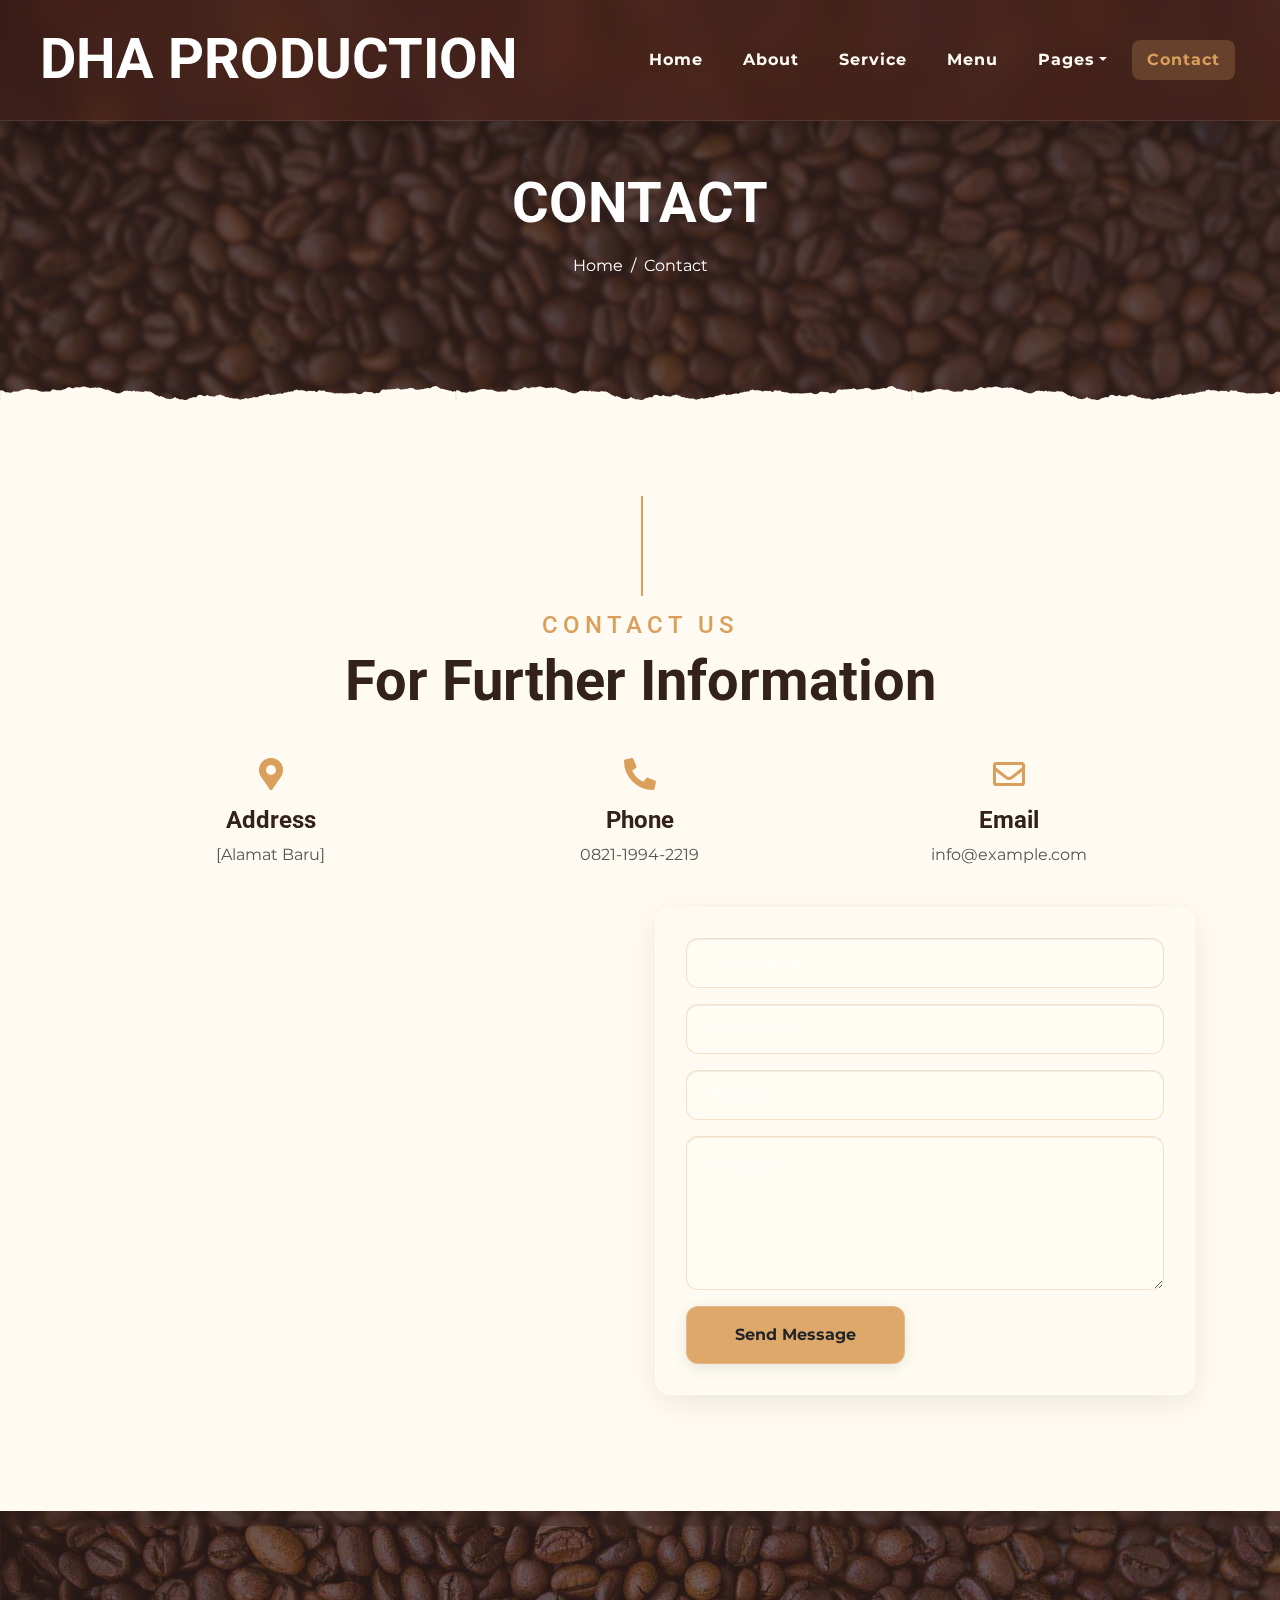
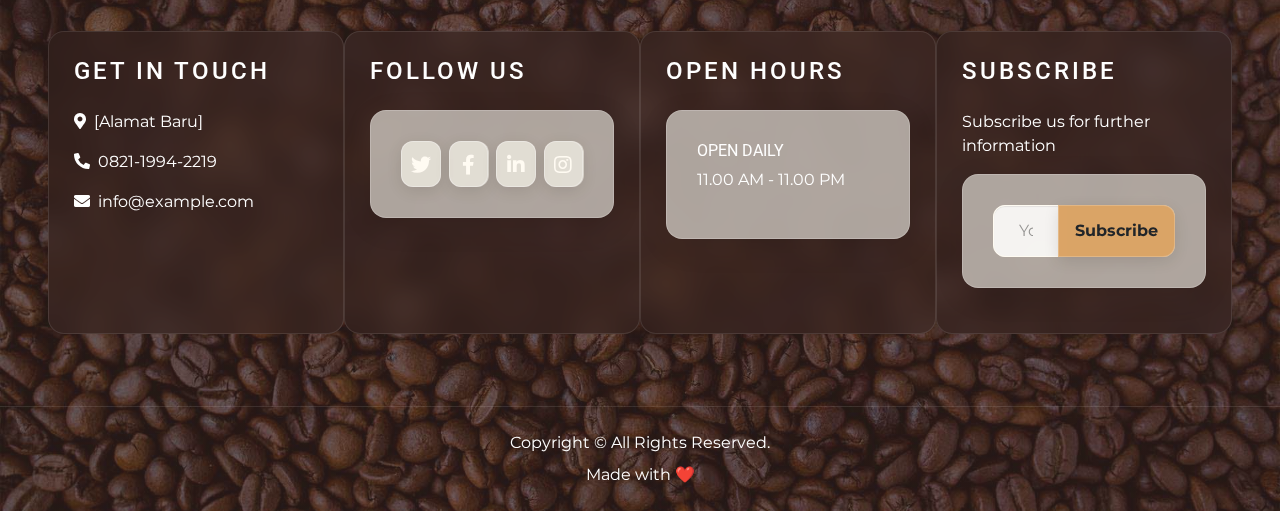
<file: company-profile-cafe-main/contact.html>
<!DOCTYPE html>
<html lang="en">

<head>
    <meta charset="utf-8">
    <title>DHA Production - COFFEE & EATERY</title>
    <meta content="width=device-width, initial-scale=1.0" name="viewport">
    <meta content="Free Website Template" name="keywords">
    <meta content="Free Website Template" name="description">

    <!-- Favicon -->
    <link href="img/favicon.ico" rel="icon">

    <!-- Google Font -->
    <link rel="preconnect" href="https://fonts.gstatic.com">
    <link href="https://fonts.googleapis.com/css2?family=Montserrat:wght@200;400&family=Roboto:wght@400;500;700&display=swap" rel="stylesheet"> 

    <!-- Font Awesome -->
    <link href="https://cdnjs.cloudflare.com/ajax/libs/font-awesome/5.10.0/css/all.min.css" rel="stylesheet">

    <!-- Libraries Stylesheet -->
    <link href="lib/owlcarousel/assets/owl.carousel.min.css" rel="stylesheet">
    <link href="lib/tempusdominus/css/tempusdominus-bootstrap-4.min.css" rel="stylesheet" />

    <!-- Customized Bootstrap Stylesheet -->
    <link href="css/style.min.css" rel="stylesheet">
</head>

<body>
    <!-- Navbar Start -->
    <div class="container-fluid p-0 nav-bar">
        <nav class="navbar navbar-expand-lg bg-none navbar-dark py-3">
            <a href="index.html" class="navbar-brand px-lg-4 m-0">
                <h1 class="m-0 display-4 text-uppercase text-white">DHA Production</h1>
            </a>
            <button type="button" class="navbar-toggler" data-toggle="collapse" data-target="#navbarCollapse">
                <span class="navbar-toggler-icon"></span>
            </button>
            <div class="collapse navbar-collapse justify-content-between" id="navbarCollapse">
                <div class="navbar-nav ml-auto p-4">
                    <a href="index.html" class="nav-item nav-link">Home</a>
                    <a href="about.html" class="nav-item nav-link">About</a>
                    <a href="service.html" class="nav-item nav-link">Service</a>
                    <a href="menu.html" class="nav-item nav-link">Menu</a>
                    <div class="nav-item dropdown">
                        <a href="#" class="nav-link dropdown-toggle" data-toggle="dropdown">Pages</a>
                        <div class="dropdown-menu text-capitalize">
                            <a href="reservation.html" class="dropdown-item">Reservation</a>
                            <a href="testimonial.html" class="dropdown-item">Testimonial</a>
                        </div>
                    </div>
                    <a href="contact.html" class="nav-item nav-link active">Contact</a>
                </div>
            </div>
        </nav>
    </div>
    <!-- Navbar End -->


    <!-- Page Header Start -->
    <div class="container-fluid page-header mb-5 position-relative overlay-bottom">
        <div class="d-flex flex-column align-items-center justify-content-center pt-0 pt-lg-5" style="min-height: 400px">
            <h1 class="display-4 mb-3 mt-0 mt-lg-5 text-white text-uppercase">Contact</h1>
            <div class="d-inline-flex mb-lg-5">
                <p class="m-0 text-white"><a class="text-white" href="">Home</a></p>
                <p class="m-0 text-white px-2">/</p>
                <p class="m-0 text-white">Contact</p>
            </div>
        </div>
    </div>
    <!-- Page Header End -->


    <!-- Contact Start -->
    <div class="container-fluid pt-5">
        <div class="container">
            <div class="section-title">
                <h4 class="text-primary text-uppercase" style="letter-spacing: 5px;">Contact Us</h4>
                <h1 class="display-4">For Further Information</h1>
            </div>
            <div class="row px-3 pb-2">
                <div class="col-sm-4 text-center mb-3">
                    <i class="fa fa-2x fa-map-marker-alt mb-3 text-primary"></i>
                    <h4 class="font-weight-bold">Address</h4>
                    <p>[Alamat Baru]</p>
                </div>
                <div class="col-sm-4 text-center mb-3">
                    <i class="fa fa-2x fa-phone-alt mb-3 text-primary"></i>
                    <h4 class="font-weight-bold">Phone</h4>
                    <p>0821-1994-2219</p>
                </div>
                <div class="col-sm-4 text-center mb-3">
                    <i class="far fa-2x fa-envelope mb-3 text-primary"></i>
                    <h4 class="font-weight-bold">Email</h4>
                    <p>info@example.com</p>
                </div>
            </div>
            <div class="row">
                <div class="col-md-6 pb-5">
                    <iframe style="width: 100%; height: 443px;"
                        src="https://www.google.com/maps/embed?pb=!1m18!1m12!1m3!1d3960.462207861519!2d107.6073387504496!3d-6.954677369996625!2m3!1f0!2f0!3f0!3m2!1i1024!2i768!4f13.1!3m3!1m2!1s0x2e68e9b211cfc423%3A0x4c9574a2e8b1da04!2sDHA%20Production!5e0!3m2!1sen!2sid!4v1671446733170!5m2!1sen!2sid"
                        frameborder="0" style="border:0;" allowfullscreen="" aria-hidden="false" tabindex="0"></iframe>
                </div>
                <div class="col-md-6 pb-5">
                    <div class="contact-form">
                        <div id="success"></div>
                        <form name="sentMessage" id="contactForm" novalidate="novalidate">
                            <div class="control-group">
                                <input type="text" class="form-control bg-transparent p-4" id="name" placeholder="Your Name"
                                    required="required" data-validation-required-message="Please enter your name" />
                                <p class="help-block text-danger"></p>
                            </div>
                            <div class="control-group">
                                <input type="email" class="form-control bg-transparent p-4" id="email" placeholder="Your Email"
                                    required="required" data-validation-required-message="Please enter your email" />
                                <p class="help-block text-danger"></p>
                            </div>
                            <div class="control-group">
                                <input type="text" class="form-control bg-transparent p-4" id="subject" placeholder="Subject"
                                    required="required" data-validation-required-message="Please enter a subject" />
                                <p class="help-block text-danger"></p>
                            </div>
                            <div class="control-group">
                                <textarea class="form-control bg-transparent py-3 px-4" rows="5" id="message" placeholder="Message"
                                    required="required"
                                    data-validation-required-message="Please enter your message"></textarea>
                                <p class="help-block text-danger"></p>
                            </div>
                            <div>
                                <button class="btn btn-primary font-weight-bold py-3 px-5" type="submit" id="sendMessageButton">Send
                                    Message</button>
                            </div>
                        </form>
                    </div>
                </div>
            </div>
        </div>
    </div>
    <!-- Contact End -->


    <!-- Footer Start -->
    <div class="container-fluid footer text-white mt-5 pt-5 px-0 position-relative overlay-top">
        <div class="row mx-0 pt-5 px-sm-3 px-lg-5 mt-4">
            <div class="col-lg-3 col-md-6 mb-5">
                <h4 class="text-white text-uppercase mb-4" style="letter-spacing: 3px;">Get In Touch</h4>
                <p><i class="fa fa-map-marker-alt mr-2"></i>[Alamat Baru]</p>
                <p><i class="fa fa-phone-alt mr-2"></i>0821-1994-2219</p>
                <p class="m-0"><i class="fa fa-envelope mr-2"></i>info@example.com</p>
            </div>
            <div class="col-lg-3 col-md-6 mb-5">
                <h4 class="text-white text-uppercase mb-4" style="letter-spacing: 3px;">Follow Us</h4>
                <div class="d-flex justify-content-start">
                    <a class="btn btn-lg btn-outline-light btn-lg-square mr-2" href="#"><i class="fab fa-twitter"></i></a>
                    <a class="btn btn-lg btn-outline-light btn-lg-square mr-2" href="#"><i class="fab fa-facebook-f"></i></a>
                    <a class="btn btn-lg btn-outline-light btn-lg-square mr-2" href="#"><i class="fab fa-linkedin-in"></i></a>
                    <a class="btn btn-lg btn-outline-light btn-lg-square" href="#"><i class="fab fa-instagram"></i></a>
                </div>
            </div>
            <div class="col-lg-3 col-md-6 mb-5">
                <h4 class="text-white text-uppercase mb-4" style="letter-spacing: 3px;">Open Hours</h4>
                <div>
                    <h6 class="text-white text-uppercase">Open Daily</h6>
                    <p>11.00 AM - 11.00 PM</p>
                </div>
            </div>
            <div class="col-lg-3 col-md-6 mb-5">
                <h4 class="text-white text-uppercase mb-4" style="letter-spacing: 3px;">Subscribe</h4>
                <p>Subscribe us for further information</p>
                <div class="w-100">
                    <div class="input-group">
                        <input type="text" class="form-control border-light" style="padding: 25px;" placeholder="Your Email">
                        <div class="input-group-append">
                            <button class="btn btn-primary font-weight-bold px-3">Subscribe</button>
                        </div>
                    </div>
                </div>
            </div>
        </div>
        <div class="container-fluid text-center text-white border-top mt-4 py-4 px-sm-3 px-md-5" style="border-color: rgba(256, 256, 256, .1) !important;">
            <p class="mb-2 text-white">Copyright &copy; All Rights Reserved.</a></p>
            <p class="m-0 text-white">Made with ❤️</a></p>
        </div>
    </div>
    <!-- Footer End -->


    <!-- Back to Top -->
    <a href="#" class="btn btn-lg btn-primary btn-lg-square back-to-top"><i class="fa fa-angle-double-up"></i></a>


    <!-- JavaScript Libraries -->
    <script src="https://code.jquery.com/jquery-3.4.1.min.js"></script>
    <script src="https://stackpath.bootstrapcdn.com/bootstrap/4.4.1/js/bootstrap.bundle.min.js"></script>
    <script src="lib/easing/easing.min.js"></script>
    <script src="lib/waypoints/waypoints.min.js"></script>
    <script src="lib/owlcarousel/owl.carousel.min.js"></script>
    <script src="lib/tempusdominus/js/moment.min.js"></script>
    <script src="lib/tempusdominus/js/moment-timezone.min.js"></script>
    <script src="lib/tempusdominus/js/tempusdominus-bootstrap-4.min.js"></script>

    <!-- Contact Javascript File -->
    <script src="mail/jqBootstrapValidation.min.js"></script>
    <script src="mail/contact.js"></script>

    <!-- Template Javascript -->
    <script src="js/main.js"></script>
</body>

</html>
</file>
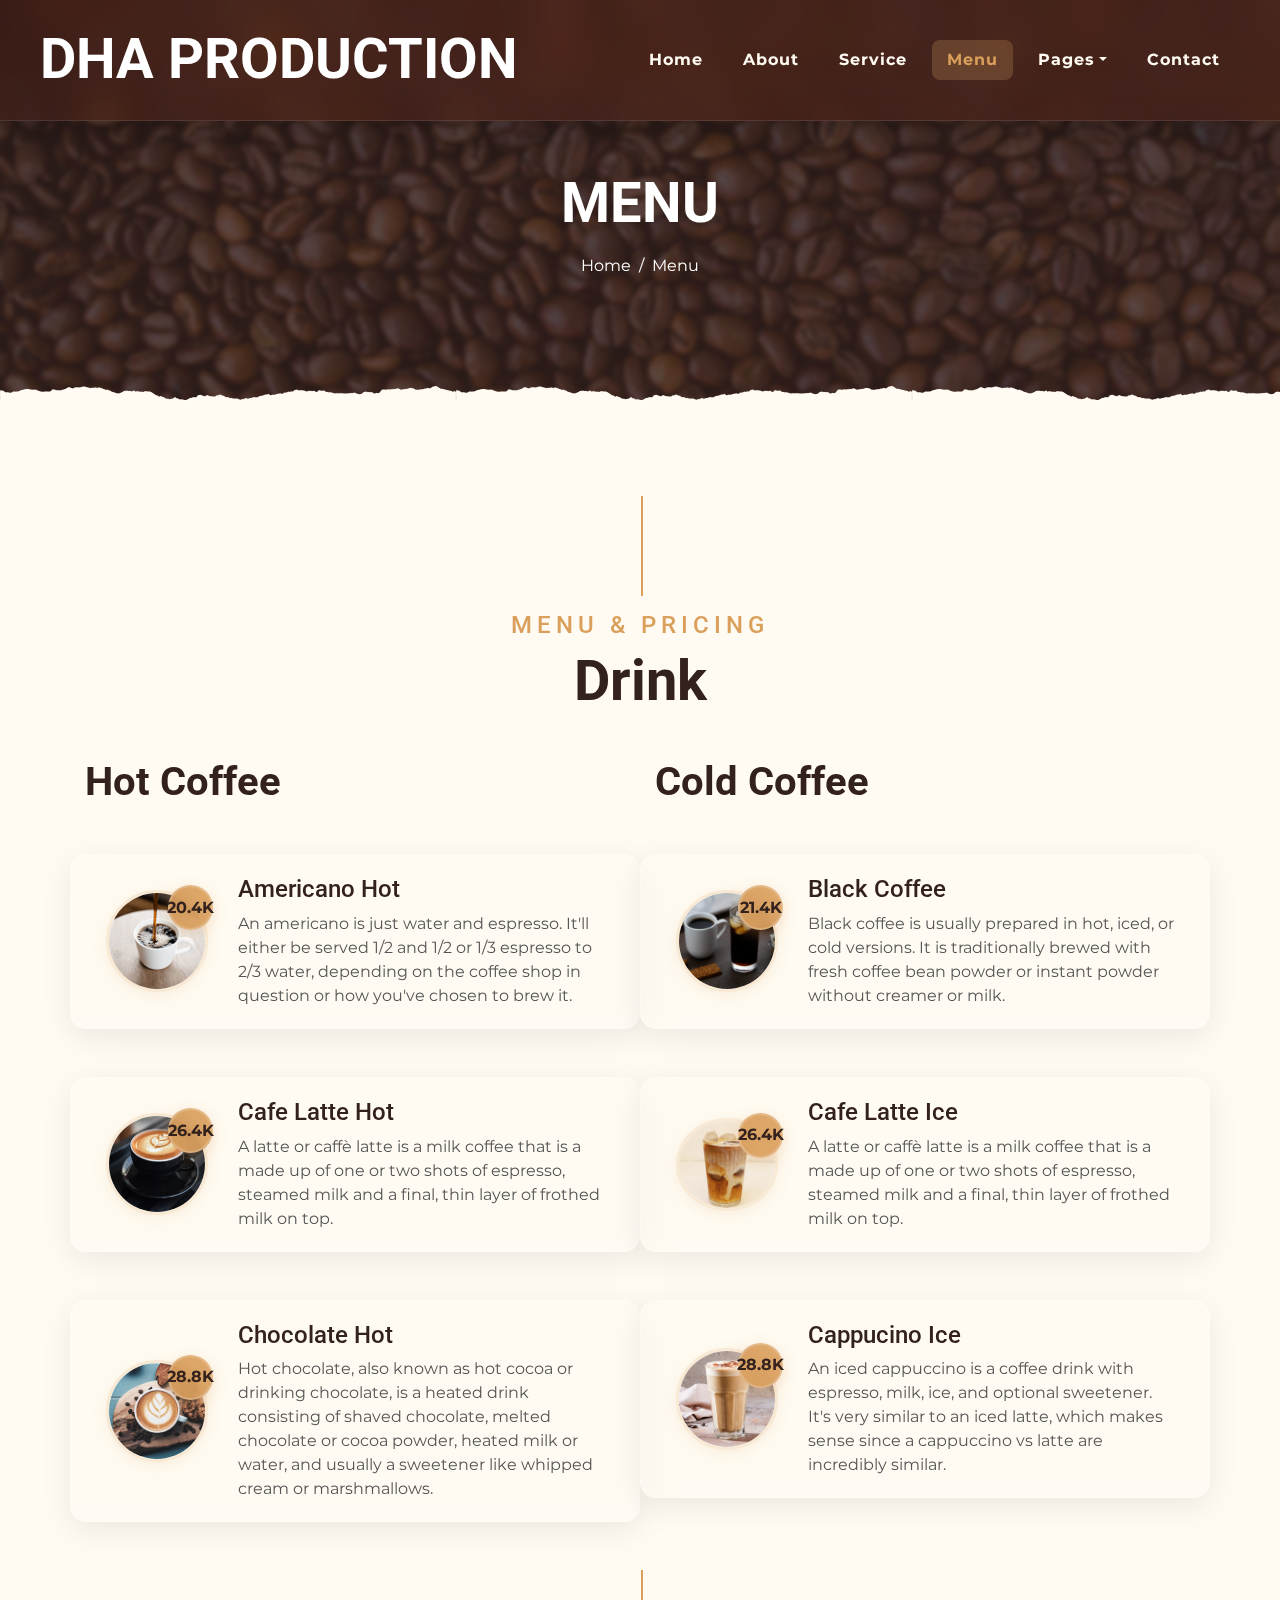
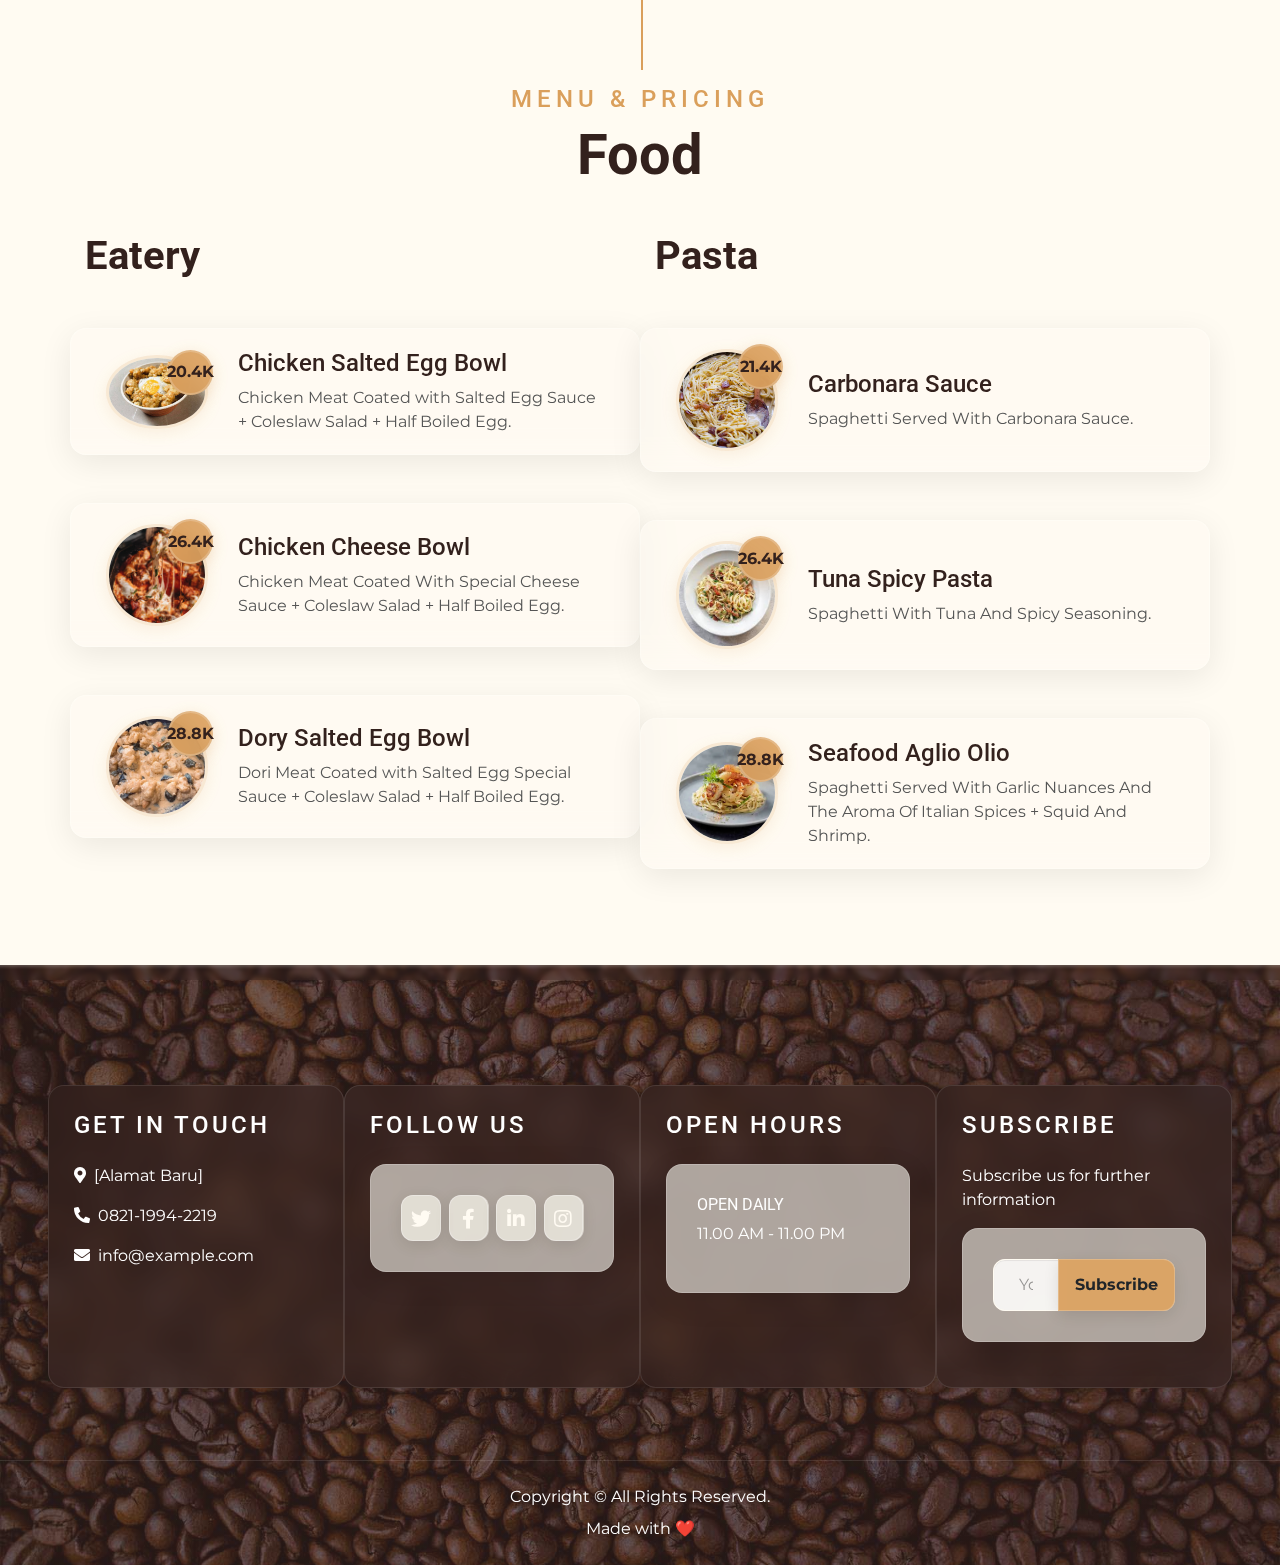
<file: company-profile-cafe-main/menu.html>
<!DOCTYPE html>
<html lang="en">

<head>
    <meta charset="utf-8">
    <title>DHA Production - COFFEE & EATERY</title>
    <meta content="width=device-width, initial-scale=1.0" name="viewport">
    <meta content="Free Website Template" name="keywords">
    <meta content="Free Website Template" name="description">

    <!-- Favicon -->
    <link href="img/favicon.ico" rel="icon">

    <!-- Google Font -->
    <link rel="preconnect" href="https://fonts.gstatic.com">
    <link href="https://fonts.googleapis.com/css2?family=Montserrat:wght@200;400&family=Roboto:wght@400;500;700&display=swap" rel="stylesheet"> 

    <!-- Font Awesome -->
    <link href="https://cdnjs.cloudflare.com/ajax/libs/font-awesome/5.10.0/css/all.min.css" rel="stylesheet">

    <!-- Libraries Stylesheet -->
    <link href="lib/owlcarousel/assets/owl.carousel.min.css" rel="stylesheet">
    <link href="lib/tempusdominus/css/tempusdominus-bootstrap-4.min.css" rel="stylesheet" />

    <!-- Customized Bootstrap Stylesheet -->
    <link href="css/style.min.css" rel="stylesheet">
</head>

<body>
    <!-- Navbar Start -->
    <div class="container-fluid p-0 nav-bar">
        <nav class="navbar navbar-expand-lg bg-none navbar-dark py-3">
            <a href="index.html" class="navbar-brand px-lg-4 m-0">
                <h1 class="m-0 display-4 text-uppercase text-white">DHA Production</h1>
            </a>
            <button type="button" class="navbar-toggler" data-toggle="collapse" data-target="#navbarCollapse">
                <span class="navbar-toggler-icon"></span>
            </button>
            <div class="collapse navbar-collapse justify-content-between" id="navbarCollapse">
                <div class="navbar-nav ml-auto p-4">
                    <a href="index.html" class="nav-item nav-link">Home</a>
                    <a href="about.html" class="nav-item nav-link">About</a>
                    <a href="service.html" class="nav-item nav-link">Service</a>
                    <a href="menu.html" class="nav-item nav-link active">Menu</a>
                    <div class="nav-item dropdown">
                        <a href="#" class="nav-link dropdown-toggle" data-toggle="dropdown">Pages</a>
                        <div class="dropdown-menu text-capitalize">
                            <a href="reservation.html" class="dropdown-item">Reservation</a>
                            <a href="testimonial.html" class="dropdown-item">Testimonial</a>
                        </div>
                    </div>
                    <a href="contact.html" class="nav-item nav-link">Contact</a>
                </div>
            </div>
        </nav>
    </div>
    <!-- Navbar End -->


    <!-- Page Header Start -->
    <div class="container-fluid page-header mb-5 position-relative overlay-bottom">
        <div class="d-flex flex-column align-items-center justify-content-center pt-0 pt-lg-5" style="min-height: 400px">
            <h1 class="display-4 mb-3 mt-0 mt-lg-5 text-white text-uppercase">Menu</h1>
            <div class="d-inline-flex mb-lg-5">
                <p class="m-0 text-white"><a class="text-white" href="">Home</a></p>
                <p class="m-0 text-white px-2">/</p>
                <p class="m-0 text-white">Menu</p>
            </div>
        </div>
    </div>
    <!-- Page Header End -->


    <!-- Menu Start -->
    <div class="container-fluid pt-5">
        <div class="container">
            
            <!-- Drink -->
            <div class="section-title">
                <h4 class="text-primary text-uppercase" style="letter-spacing: 5px;">Menu & Pricing</h4>
                <h1 class="display-4">Drink</h1>
            </div>
            <div class="row">
                <div class="col-lg-6">
                    <h1 class="mb-5">Hot Coffee</h1>
                    <div class="row align-items-center mb-5">
                        <div class="col-4 col-sm-3">
                            <img class="w-100 rounded-circle mb-3 mb-sm-0" src="img/menu-1.jpg" alt="">
                            <h7 class="menu-price">20.4K</h7>
                        </div>
                        <div class="col-8 col-sm-9">
                            <h4>Americano Hot</h4>
                            <p class="m-0">An americano is just water and espresso. It'll either be served 1/2 and 1/2 or 1/3 espresso to 2/3 water, depending on the coffee shop in question or how you've chosen to brew it.</p>
                        </div>
                    </div>
                    <div class="row align-items-center mb-5">
                        <div class="col-4 col-sm-3">
                            <img class="w-100 rounded-circle mb-3 mb-sm-0" src="img/menu-2.jpg" alt="">
                            <h7 class="menu-price">26.4K</h7>
                        </div>
                        <div class="col-8 col-sm-9">
                            <h4>Cafe Latte Hot</h4>
                            <p class="m-0">A latte or caffè latte is a milk coffee that is a made up of one or two shots of espresso, steamed milk and a final, thin layer of frothed milk on top.</p>
                        </div>
                    </div>
                    <div class="row align-items-center mb-5">
                        <div class="col-4 col-sm-3">
                            <img class="w-100 rounded-circle mb-3 mb-sm-0" src="img/menu-3.jpg" alt="">
                            <h7 class="menu-price">28.8K</h7>
                        </div>
                        <div class="col-8 col-sm-9">
                            <h4>Chocolate Hot</h4>
                            <p class="m-0">Hot chocolate, also known as hot cocoa or drinking chocolate, is a heated drink consisting of shaved chocolate, melted chocolate or cocoa powder, heated milk or water, and usually a sweetener like whipped cream or marshmallows.</p>
                        </div>
                    </div>
                </div>
                <div class="col-lg-6">
                    <h1 class="mb-5">Cold Coffee</h1>
                    <div class="row align-items-center mb-5">
                        <div class="col-4 col-sm-3">
                            <img class="w-100 rounded-circle mb-3 mb-sm-0" src="img/black-coffee-cold.jpg" alt="">
                            <h7 class="menu-price">21.4K</h7>
                        </div>
                        <div class="col-8 col-sm-9">
                            <h4>Black Coffee</h4>
                            <p class="m-0">Black coffee is usually prepared in hot, iced, or cold versions. It is traditionally brewed with fresh coffee bean powder or instant powder without creamer or milk.</p>
                        </div>
                    </div>
                    <div class="row align-items-center mb-5">
                        <div class="col-4 col-sm-3">
                            <img class="w-100 rounded-circle mb-3 mb-sm-0" src="img/iced-latte.jpg" alt="">
                            <h7 class="menu-price">26.4K</h7>
                        </div>
                        <div class="col-8 col-sm-9">
                            <h4>Cafe Latte Ice</h4>
                            <p class="m-0">A latte or caffè latte is a milk coffee that is a made up of one or two shots of espresso, steamed milk and a final, thin layer of frothed milk on top.</p>
                        </div>
                    </div>
                    <div class="row align-items-center mb-5">
                        <div class="col-4 col-sm-3">
                            <img class="w-100 rounded-circle mb-3 mb-sm-0" src="img/capuccino.jfif" alt="">
                            <h7 class="menu-price">28.8K</h7>
                        </div>
                        <div class="col-8 col-sm-9">
                            <h4>Cappucino Ice</h4>
                            <p class="m-0">An iced cappuccino is a coffee drink with espresso, milk, ice, and optional sweetener. It's very similar to an iced latte, which makes sense since a cappuccino vs latte are incredibly similar.</p>
                        </div>
                    </div>
                </div>
            </div>

            <!-- Food -->
            <div class="section-title">
                <h4 class="text-primary text-uppercase" style="letter-spacing: 5px;">Menu & Pricing</h4>
                <h1 class="display-4">Food</h1>
            </div>
            <div class="row">
                <div class="col-lg-6">
                    <h1 class="mb-5">Eatery</h1>
                    <div class="row align-items-center mb-5">
                        <div class="col-4 col-sm-3">
                            <img class="w-100 rounded-circle mb-3 mb-sm-0" src="img/chicken-salted.jpg" alt="">
                            <h7 class="menu-price">20.4K</h7>
                        </div>
                        <div class="col-8 col-sm-9">
                            <h4>Chicken Salted Egg Bowl</h4>
                            <p class="m-0">Chicken Meat Coated with Salted Egg Sauce + Coleslaw Salad + Half Boiled Egg.</p>
                        </div>
                    </div>
                    <div class="row align-items-center mb-5">
                        <div class="col-4 col-sm-3">
                            <img class="w-100 rounded-circle mb-3 mb-sm-0" src="img/chicken-cheese.jpg" alt="">
                            <h7 class="menu-price">26.4K</h7>
                        </div>
                        <div class="col-8 col-sm-9">
                            <h4>Chicken Cheese Bowl</h4>
                            <p class="m-0">Chicken Meat Coated With Special Cheese Sauce + Coleslaw Salad + Half Boiled Egg.</p>
                        </div>
                    </div>
                    <div class="row align-items-center mb-5">
                        <div class="col-4 col-sm-3">
                            <img class="w-100 rounded-circle mb-3 mb-sm-0" src="img/dory-salted.jfif" alt="">
                            <h7 class="menu-price">28.8K</h7>
                        </div>
                        <div class="col-8 col-sm-9">
                            <h4>Dory Salted Egg Bowl</h4>
                            <p class="m-0">Dori Meat Coated with Salted Egg Special Sauce + Coleslaw Salad + Half Boiled Egg.</p>
                        </div>
                    </div>
                </div>
                <div class="col-lg-6">
                    <h1 class="mb-5">Pasta</h1>
                    <div class="row align-items-center mb-5">
                        <div class="col-4 col-sm-3">
                            <img class="w-100 rounded-circle mb-3 mb-sm-0" src="img/carbonara.jfif" alt="">
                            <h7 class="menu-price">21.4K</h7>
                        </div>
                        <div class="col-8 col-sm-9">
                            <h4>Carbonara Sauce</h4>
                            <p class="m-0">Spaghetti Served With Carbonara Sauce.</p>
                        </div>
                    </div>
                    <div class="row align-items-center mb-5">
                        <div class="col-4 col-sm-3">
                            <img class="w-100 rounded-circle mb-3 mb-sm-0" src="img/tuna-pasta.jfif" alt="">
                            <h7 class="menu-price">26.4K</h7>
                        </div>
                        <div class="col-8 col-sm-9">
                            <h4>Tuna Spicy Pasta</h4>
                            <p class="m-0">Spaghetti With Tuna And Spicy Seasoning.</p>
                        </div>
                    </div>
                    <div class="row align-items-center mb-5">
                        <div class="col-4 col-sm-3">
                            <img class="w-100 rounded-circle mb-3 mb-sm-0" src="img/seafood.webp" alt="">
                            <h7 class="menu-price">28.8K</h7>
                        </div>
                        <div class="col-8 col-sm-9">
                            <h4>Seafood Aglio Olio</h4>
                            <p class="m-0">Spaghetti Served With Garlic Nuances And The Aroma Of Italian Spices + Squid And Shrimp.</p>
                        </div>
                    </div>
                </div>
            </div>
        </div>
    </div>
    <!-- Menu End -->


    <!-- Footer Start -->
    <div class="container-fluid footer text-white mt-5 pt-5 px-0 position-relative overlay-top">
        <div class="row mx-0 pt-5 px-sm-3 px-lg-5 mt-4">
            <div class="col-lg-3 col-md-6 mb-5">
                <h4 class="text-white text-uppercase mb-4" style="letter-spacing: 3px;">Get In Touch</h4>
                <p><i class="fa fa-map-marker-alt mr-2"></i>[Alamat Baru]</p>
                <p><i class="fa fa-phone-alt mr-2"></i>0821-1994-2219</p>
                <p class="m-0"><i class="fa fa-envelope mr-2"></i>info@example.com</p>
            </div>
            <div class="col-lg-3 col-md-6 mb-5">
                <h4 class="text-white text-uppercase mb-4" style="letter-spacing: 3px;">Follow Us</h4>
                <div class="d-flex justify-content-start">
                    <a class="btn btn-lg btn-outline-light btn-lg-square mr-2" href="#"><i class="fab fa-twitter"></i></a>
                    <a class="btn btn-lg btn-outline-light btn-lg-square mr-2" href="#"><i class="fab fa-facebook-f"></i></a>
                    <a class="btn btn-lg btn-outline-light btn-lg-square mr-2" href="#"><i class="fab fa-linkedin-in"></i></a>
                    <a class="btn btn-lg btn-outline-light btn-lg-square" href="#"><i class="fab fa-instagram"></i></a>
                </div>
            </div>
            <div class="col-lg-3 col-md-6 mb-5">
                <h4 class="text-white text-uppercase mb-4" style="letter-spacing: 3px;">Open Hours</h4>
                <div>
                    <h6 class="text-white text-uppercase">Open Daily</h6>
                    <p>11.00 AM - 11.00 PM</p>
                </div>
            </div>
            <div class="col-lg-3 col-md-6 mb-5">
                <h4 class="text-white text-uppercase mb-4" style="letter-spacing: 3px;">Subscribe</h4>
                <p>Subscribe us for further information</p>
                <div class="w-100">
                    <div class="input-group">
                        <input type="text" class="form-control border-light" style="padding: 25px;" placeholder="Your Email">
                        <div class="input-group-append">
                            <button class="btn btn-primary font-weight-bold px-3">Subscribe</button>
                        </div>
                    </div>
                </div>
            </div>
        </div>
        <div class="container-fluid text-center text-white border-top mt-4 py-4 px-sm-3 px-md-5" style="border-color: rgba(256, 256, 256, .1) !important;">
            <p class="mb-2 text-white">Copyright &copy; All Rights Reserved.</a></p>
            <p class="m-0 text-white">Made with ❤️</a></p>
        </div>
    </div>
    <!-- Footer End -->


    <!-- Back to Top -->
    <a href="#" class="btn btn-lg btn-primary btn-lg-square back-to-top"><i class="fa fa-angle-double-up"></i></a>


    <!-- JavaScript Libraries -->
    <script src="https://code.jquery.com/jquery-3.4.1.min.js"></script>
    <script src="https://stackpath.bootstrapcdn.com/bootstrap/4.4.1/js/bootstrap.bundle.min.js"></script>
    <script src="lib/easing/easing.min.js"></script>
    <script src="lib/waypoints/waypoints.min.js"></script>
    <script src="lib/owlcarousel/owl.carousel.min.js"></script>
    <script src="lib/tempusdominus/js/moment.min.js"></script>
    <script src="lib/tempusdominus/js/moment-timezone.min.js"></script>
    <script src="lib/tempusdominus/js/tempusdominus-bootstrap-4.min.js"></script>

    <!-- Contact Javascript File -->
    <script src="mail/jqBootstrapValidation.min.js"></script>
    <script src="mail/contact.js"></script>

    <!-- Template Javascript -->
    <script src="js/main.js"></script>
</body>

</html>
</file>
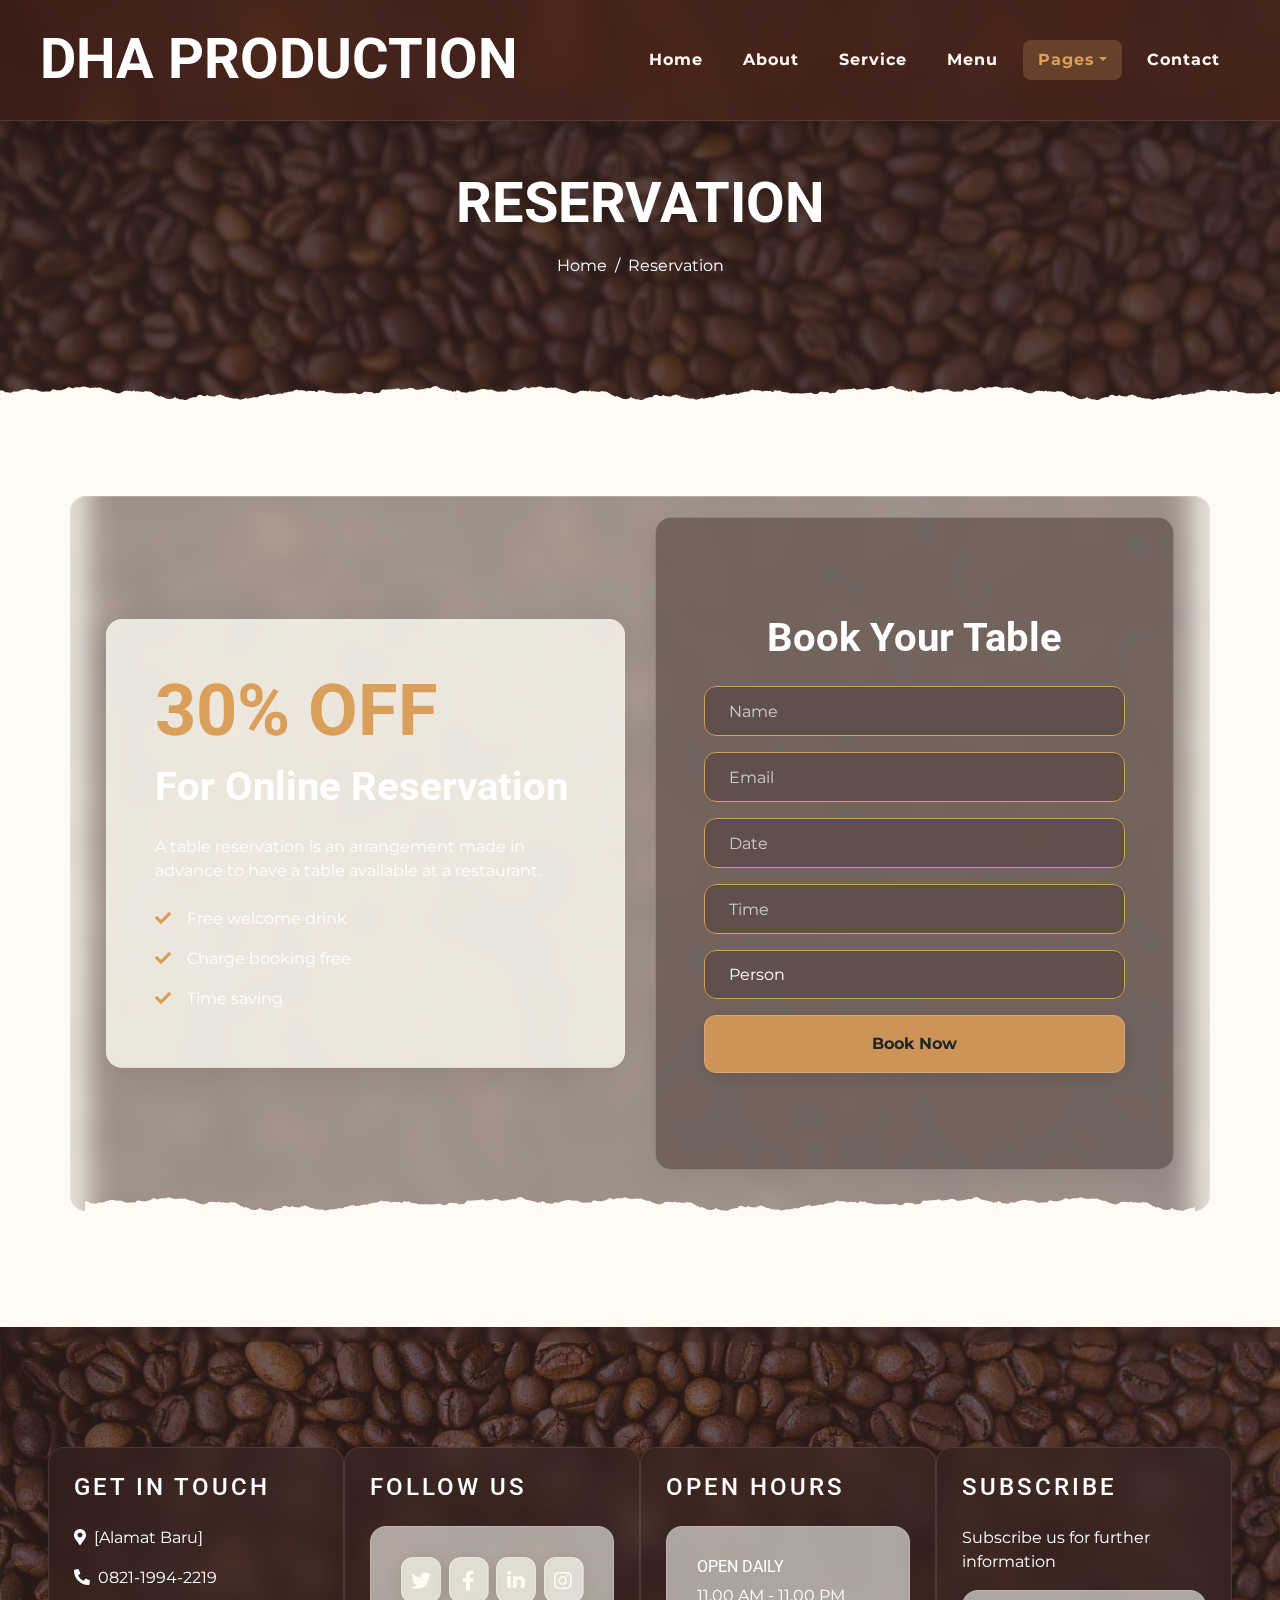
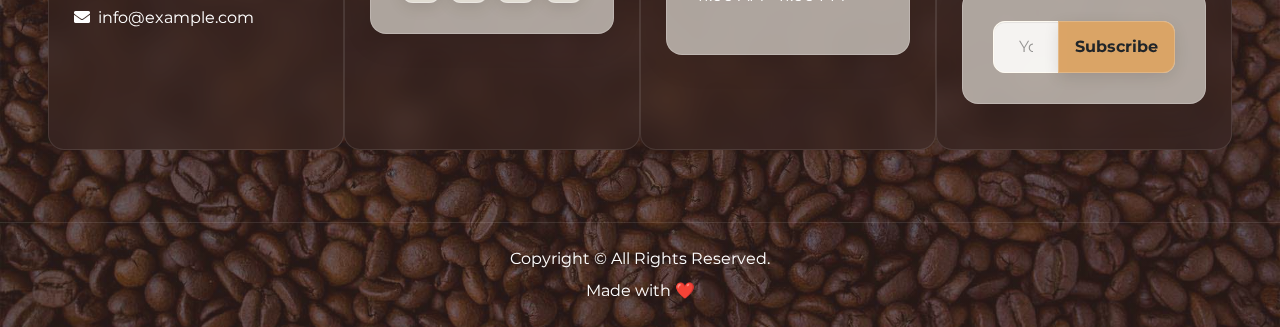
<file: company-profile-cafe-main/reservation.html>
<!DOCTYPE html>
<html lang="en">

<head>
    <meta charset="utf-8">
    <title>DHA Production - COFFEE & EATERY</title>
    <meta content="width=device-width, initial-scale=1.0" name="viewport">
    <meta content="Free Website Template" name="keywords">
    <meta content="Free Website Template" name="description">

    <!-- Favicon -->
    <link href="img/favicon.ico" rel="icon">

    <!-- Google Font -->
    <link rel="preconnect" href="https://fonts.gstatic.com">
    <link href="https://fonts.googleapis.com/css2?family=Montserrat:wght@200;400&family=Roboto:wght@400;500;700&display=swap" rel="stylesheet"> 

    <!-- Font Awesome -->
    <link href="https://cdnjs.cloudflare.com/ajax/libs/font-awesome/5.10.0/css/all.min.css" rel="stylesheet">

    <!-- Libraries Stylesheet -->
    <link href="lib/owlcarousel/assets/owl.carousel.min.css" rel="stylesheet">
    <link href="lib/tempusdominus/css/tempusdominus-bootstrap-4.min.css" rel="stylesheet" />

    <!-- Customized Bootstrap Stylesheet -->
    <link href="css/style.min.css" rel="stylesheet">
</head>

<body>
    <!-- Navbar Start -->
    <div class="container-fluid p-0 nav-bar">
        <nav class="navbar navbar-expand-lg bg-none navbar-dark py-3">
            <a href="index.html" class="navbar-brand px-lg-4 m-0">
                <h1 class="m-0 display-4 text-uppercase text-white">DHA Production</h1>
            </a>
            <button type="button" class="navbar-toggler" data-toggle="collapse" data-target="#navbarCollapse">
                <span class="navbar-toggler-icon"></span>
            </button>
            <div class="collapse navbar-collapse justify-content-between" id="navbarCollapse">
                <div class="navbar-nav ml-auto p-4">
                    <a href="index.html" class="nav-item nav-link">Home</a>
                    <a href="about.html" class="nav-item nav-link">About</a>
                    <a href="service.html" class="nav-item nav-link">Service</a>
                    <a href="menu.html" class="nav-item nav-link">Menu</a>
                    <div class="nav-item dropdown">
                        <a href="#" class="nav-link dropdown-toggle active" data-toggle="dropdown">Pages</a>
                        <div class="dropdown-menu text-capitalize">
                            <a href="reservation.html" class="dropdown-item active">Reservation</a>
                            <a href="testimonial.html" class="dropdown-item">Testimonial</a>
                        </div>
                    </div>
                    <a href="contact.html" class="nav-item nav-link">Contact</a>
                </div>
            </div>
        </nav>
    </div>
    <!-- Navbar End -->


    <!-- Page Header Start -->
    <div class="container-fluid page-header mb-5 position-relative overlay-bottom">
        <div class="d-flex flex-column align-items-center justify-content-center pt-0 pt-lg-5" style="min-height: 400px">
            <h1 class="display-4 mb-3 mt-0 mt-lg-5 text-white text-uppercase">Reservation</h1>
            <div class="d-inline-flex mb-lg-5">
                <p class="m-0 text-white"><a class="text-white" href="">Home</a></p>
                <p class="m-0 text-white px-2">/</p>
                <p class="m-0 text-white">Reservation</p>
            </div>
        </div>
    </div>
    <!-- Page Header End -->


    <!-- Reservation Start -->
    <div class="container-fluid py-5">
        <div class="container">
            <div class="reservation position-relative overlay-top overlay-bottom">
                <div class="row align-items-center">
                    <div class="col-lg-6 my-5 my-lg-0">
                        <div class="p-5">
                            <div class="mb-4">
                                <h1 class="display-3 text-primary">30% OFF</h1>
                                <h1 class="text-white">For Online Reservation</h1>
                            </div>
                            <p class="text-white">A table reservation is an arrangement made in advance to have a table available at a restaurant.</p>
                            <ul class="list-inline text-white m-0">
                                <li class="py-2"><i class="fa fa-check text-primary mr-3"></i>Free welcome drink</li>
                                <li class="py-2"><i class="fa fa-check text-primary mr-3"></i>Charge booking free</li>
                                <li class="py-2"><i class="fa fa-check text-primary mr-3"></i>Time saving</li>
                            </ul>
                        </div>
                    </div>
                    <div class="col-lg-6">
                        <div class="text-center p-5" style="background: rgba(51, 33, 29, .8);">
                            <h1 class="text-white mb-4 mt-5">Book Your Table</h1>
                            <form class="mb-5">
                                <div class="form-group">
                                    <input type="text" class="form-control bg-transparent border-primary p-4" placeholder="Name"
                                        required="required" />
                                </div>
                                <div class="form-group">
                                    <input type="email" class="form-control bg-transparent border-primary p-4" placeholder="Email"
                                        required="required" />
                                </div>
                                <div class="form-group">
                                    <div class="date" id="date" data-target-input="nearest">
                                        <input type="text" class="form-control bg-transparent border-primary p-4 datetimepicker-input" placeholder="Date" data-target="#date" data-toggle="datetimepicker"/>
                                    </div>
                                </div>
                                <div class="form-group">
                                    <div class="time" id="time" data-target-input="nearest">
                                        <input type="text" class="form-control bg-transparent border-primary p-4 datetimepicker-input" placeholder="Time" data-target="#time" data-toggle="datetimepicker"/>
                                    </div>
                                </div>
                                <div class="form-group">
                                    <select class="custom-select bg-transparent border-primary px-4" style="height: 49px;">
                                        <option selected>Person</option>
                                        <option value="1">Person 1</option>
                                        <option value="2">Person 2</option>
                                        <option value="3">Person 3</option>
                                        <option value="3">Person 4</option>
                                    </select>
                                </div>
                                
                                <div>
                                    <button class="btn btn-primary btn-block font-weight-bold py-3" type="submit">Book Now</button>
                                </div>
                            </form>
                        </div>
                    </div>
                </div>
            </div>
        </div>
    </div>
    <!-- Reservation End -->


    <!-- Footer Start -->
    <div class="container-fluid footer text-white mt-5 pt-5 px-0 position-relative overlay-top">
        <div class="row mx-0 pt-5 px-sm-3 px-lg-5 mt-4">
            <div class="col-lg-3 col-md-6 mb-5">
                <h4 class="text-white text-uppercase mb-4" style="letter-spacing: 3px;">Get In Touch</h4>
                <p><i class="fa fa-map-marker-alt mr-2"></i>[Alamat Baru]</p>
                <p><i class="fa fa-phone-alt mr-2"></i>0821-1994-2219</p>
                <p class="m-0"><i class="fa fa-envelope mr-2"></i>info@example.com</p>
            </div>
            <div class="col-lg-3 col-md-6 mb-5">
                <h4 class="text-white text-uppercase mb-4" style="letter-spacing: 3px;">Follow Us</h4>
                <div class="d-flex justify-content-start">
                    <a class="btn btn-lg btn-outline-light btn-lg-square mr-2" href="#"><i class="fab fa-twitter"></i></a>
                    <a class="btn btn-lg btn-outline-light btn-lg-square mr-2" href="#"><i class="fab fa-facebook-f"></i></a>
                    <a class="btn btn-lg btn-outline-light btn-lg-square mr-2" href="#"><i class="fab fa-linkedin-in"></i></a>
                    <a class="btn btn-lg btn-outline-light btn-lg-square" href="#"><i class="fab fa-instagram"></i></a>
                </div>
            </div>
            <div class="col-lg-3 col-md-6 mb-5">
                <h4 class="text-white text-uppercase mb-4" style="letter-spacing: 3px;">Open Hours</h4>
                <div>
                    <h6 class="text-white text-uppercase">Open Daily</h6>
                    <p>11.00 AM - 11.00 PM</p>
                </div>
            </div>
            <div class="col-lg-3 col-md-6 mb-5">
                <h4 class="text-white text-uppercase mb-4" style="letter-spacing: 3px;">Subscribe</h4>
                <p>Subscribe us for further information</p>
                <div class="w-100">
                    <div class="input-group">
                        <input type="text" class="form-control border-light" style="padding: 25px;" placeholder="Your Email">
                        <div class="input-group-append">
                            <button class="btn btn-primary font-weight-bold px-3">Subscribe</button>
                        </div>
                    </div>
                </div>
            </div>
        </div>
        <div class="container-fluid text-center text-white border-top mt-4 py-4 px-sm-3 px-md-5" style="border-color: rgba(256, 256, 256, .1) !important;">
            <p class="mb-2 text-white">Copyright &copy; All Rights Reserved.</a></p>
            <p class="m-0 text-white">Made with ❤️</a></p>
        </div>
    </div>
    <!-- Footer End -->


    <!-- Back to Top -->
    <a href="#" class="btn btn-lg btn-primary btn-lg-square back-to-top"><i class="fa fa-angle-double-up"></i></a>


    <!-- JavaScript Libraries -->
    <script src="https://code.jquery.com/jquery-3.4.1.min.js"></script>
    <script src="https://stackpath.bootstrapcdn.com/bootstrap/4.4.1/js/bootstrap.bundle.min.js"></script>
    <script src="lib/easing/easing.min.js"></script>
    <script src="lib/waypoints/waypoints.min.js"></script>
    <script src="lib/owlcarousel/owl.carousel.min.js"></script>
    <script src="lib/tempusdominus/js/moment.min.js"></script>
    <script src="lib/tempusdominus/js/moment-timezone.min.js"></script>
    <script src="lib/tempusdominus/js/tempusdominus-bootstrap-4.min.js"></script>

    <!-- Contact Javascript File -->
    <script src="mail/jqBootstrapValidation.min.js"></script>
    <script src="mail/contact.js"></script>

    <!-- Template Javascript -->
    <script src="js/main.js"></script>
</body>

</html>
</file>
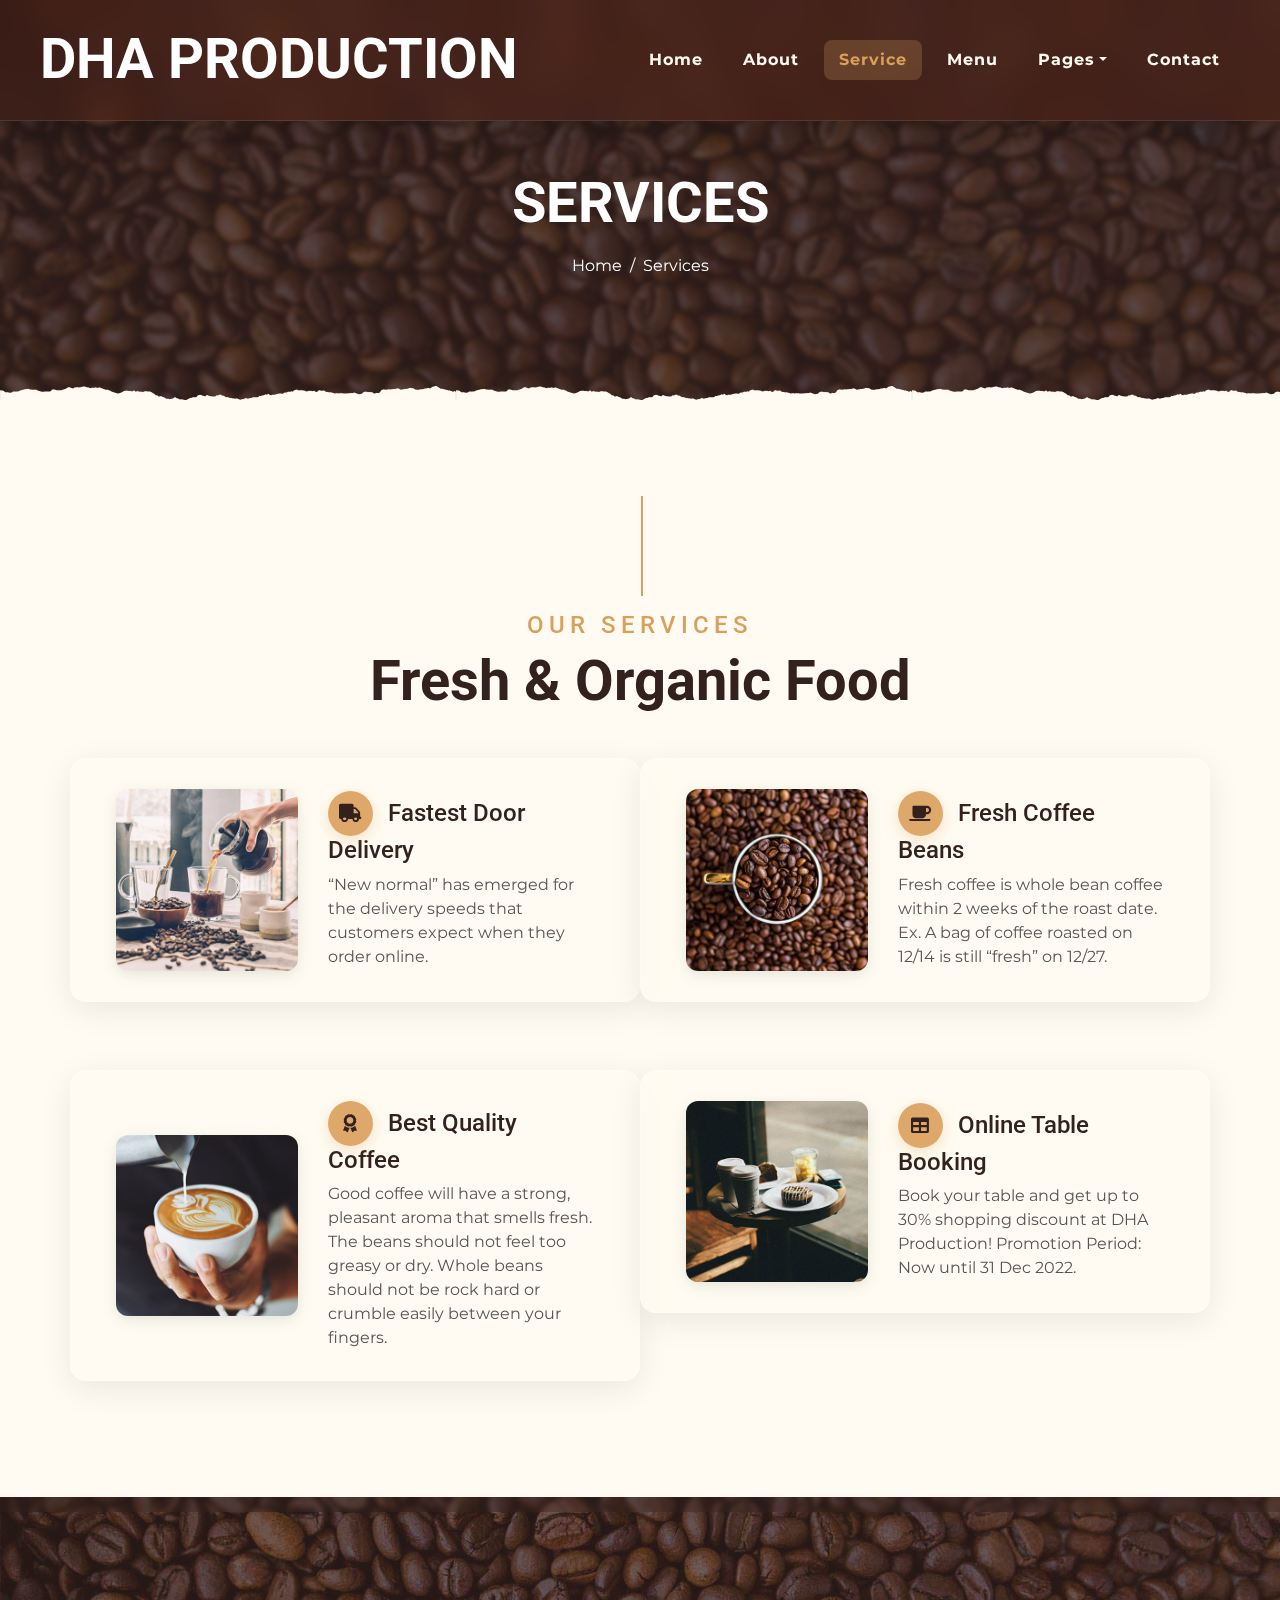
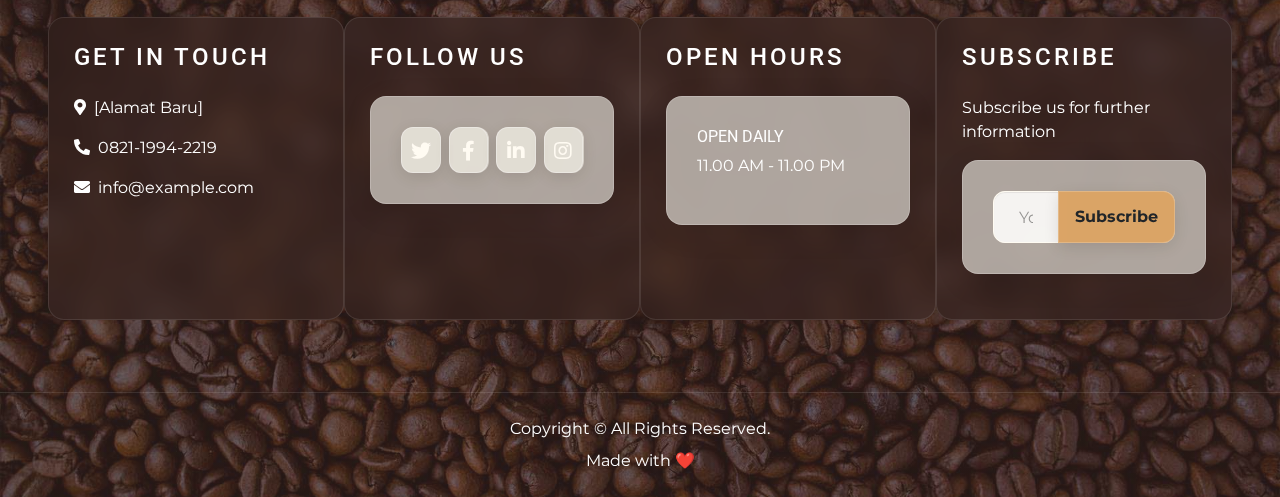
<file: company-profile-cafe-main/service.html>
<!DOCTYPE html>
<html lang="en">

<head>
    <meta charset="utf-8">
    <title>DHA Production - COFFEE & EATERY</title>
    <meta content="width=device-width, initial-scale=1.0" name="viewport">
    <meta content="Free Website Template" name="keywords">
    <meta content="Free Website Template" name="description">

    <!-- Favicon -->
    <link href="img/favicon.ico" rel="icon">

    <!-- Google Font -->
    <link rel="preconnect" href="https://fonts.gstatic.com">
    <link
        href="https://fonts.googleapis.com/css2?family=Montserrat:wght@200;400&family=Roboto:wght@400;500;700&display=swap"
        rel="stylesheet">

    <!-- Font Awesome -->
    <link href="https://cdnjs.cloudflare.com/ajax/libs/font-awesome/5.10.0/css/all.min.css" rel="stylesheet">

    <!-- Libraries Stylesheet -->
    <link href="lib/owlcarousel/assets/owl.carousel.min.css" rel="stylesheet">
    <link href="lib/tempusdominus/css/tempusdominus-bootstrap-4.min.css" rel="stylesheet" />

    <!-- Customized Bootstrap Stylesheet -->
    <link href="css/style.min.css" rel="stylesheet">
</head>

<body>
    <!-- Navbar Start -->
    <div class="container-fluid p-0 nav-bar">
        <nav class="navbar navbar-expand-lg bg-none navbar-dark py-3">
            <a href="index.html" class="navbar-brand px-lg-4 m-0">
                <h1 class="m-0 display-4 text-uppercase text-white">DHA Production</h1>
            </a>
            <button type="button" class="navbar-toggler" data-toggle="collapse" data-target="#navbarCollapse">
                <span class="navbar-toggler-icon"></span>
            </button>
            <div class="collapse navbar-collapse justify-content-between" id="navbarCollapse">
                <div class="navbar-nav ml-auto p-4">
                    <a href="index.html" class="nav-item nav-link">Home</a>
                    <a href="about.html" class="nav-item nav-link">About</a>
                    <a href="service.html" class="nav-item nav-link active">Service</a>
                    <a href="menu.html" class="nav-item nav-link">Menu</a>
                    <div class="nav-item dropdown">
                        <a href="#" class="nav-link dropdown-toggle" data-toggle="dropdown">Pages</a>
                        <div class="dropdown-menu text-capitalize">
                            <a href="reservation.html" class="dropdown-item">Reservation</a>
                            <a href="testimonial.html" class="dropdown-item">Testimonial</a>
                        </div>
                    </div>
                    <a href="contact.html" class="nav-item nav-link">Contact</a>
                </div>
            </div>
        </nav>
    </div>
    <!-- Navbar End -->


    <!-- Page Header Start -->
    <div class="container-fluid page-header mb-5 position-relative overlay-bottom">
        <div class="d-flex flex-column align-items-center justify-content-center pt-0 pt-lg-5"
            style="min-height: 400px">
            <h1 class="display-4 mb-3 mt-0 mt-lg-5 text-white text-uppercase">Services</h1>
            <div class="d-inline-flex mb-lg-5">
                <p class="m-0 text-white"><a class="text-white" href="">Home</a></p>
                <p class="m-0 text-white px-2">/</p>
                <p class="m-0 text-white">Services</p>
            </div>
        </div>
    </div>
    <!-- Page Header End -->


    <!-- Service Start -->
    <div class="container-fluid pt-5">
        <div class="container">
            <div class="section-title">
                <h4 class="text-primary text-uppercase" style="letter-spacing: 5px;">Our Services</h4>
                <h1 class="display-4">Fresh & Organic Food</h1>
            </div>
            <div class="row">
                <div class="col-lg-6 mb-5">
                    <div class="row align-items-center">
                        <div class="col-sm-5">
                            <img class="img-fluid mb-3 mb-sm-0" src="img/service-1.jpg" alt="">
                        </div>
                        <div class="col-sm-7">
                            <h4><i class="fa fa-truck service-icon"></i>Fastest Door Delivery</h4>
                            <p class="m-0">“New normal” has emerged for the delivery speeds that customers expect when they order online.</p>
                        </div>
                    </div>
                </div>
                <div class="col-lg-6 mb-5">
                    <div class="row align-items-center">
                        <div class="col-sm-5">
                            <img class="img-fluid mb-3 mb-sm-0" src="img/service-2.jpg" alt="">
                        </div>
                        <div class="col-sm-7">
                            <h4><i class="fa fa-coffee service-icon"></i>Fresh Coffee Beans</h4>
                            <p class="m-0">Fresh coffee is whole bean coffee within 2 weeks of the roast date. 
                                Ex. A bag of coffee roasted on 12/14 is still “fresh” on 12/27.</p>
                        </div>
                    </div>
                </div>
                <div class="col-lg-6 mb-5">
                    <div class="row align-items-center">
                        <div class="col-sm-5">
                            <img class="img-fluid mb-3 mb-sm-0" src="img/service-3.jpg" alt="">
                        </div>
                        <div class="col-sm-7">
                            <h4><i class="fa fa-award service-icon"></i>Best Quality Coffee</h4>
                            <p class="m-0">Good coffee will have a strong, pleasant aroma that smells fresh.
                                The beans should not feel too greasy or dry. Whole beans should not be rock
                                hard or crumble easily between your fingers.</p>
                        </div>
                    </div>
                </div>
                <div class="col-lg-6 mb-5">
                    <div class="row align-items-center">
                        <div class="col-sm-5">
                            <img class="img-fluid mb-3 mb-sm-0" src="img/service-4.jpg" alt="">
                        </div>
                        <div class="col-sm-7">
                            <h4><i class="fa fa-table service-icon"></i>Online Table Booking</h4>
                            <p class="m-0">Book your table and get up to 30% shopping discount at DHA Production! Promotion Period: Now until 31 Dec 2022.</p>
                        </div>
                    </div>
                </div>
            </div>
        </div>
    </div>
    <!-- Service End -->

    <!-- Footer Start -->
    <div class="container-fluid footer text-white mt-5 pt-5 px-0 position-relative overlay-top">
        <div class="row mx-0 pt-5 px-sm-3 px-lg-5 mt-4">
            <div class="col-lg-3 col-md-6 mb-5">
                <h4 class="text-white text-uppercase mb-4" style="letter-spacing: 3px;">Get In Touch</h4>
                <p><i class="fa fa-map-marker-alt mr-2"></i>[Alamat Baru]</p>
                <p><i class="fa fa-phone-alt mr-2"></i>0821-1994-2219</p>
                <p class="m-0"><i class="fa fa-envelope mr-2"></i>info@example.com</p>
            </div>
            <div class="col-lg-3 col-md-6 mb-5">
                <h4 class="text-white text-uppercase mb-4" style="letter-spacing: 3px;">Follow Us</h4>
                <div class="d-flex justify-content-start">
                    <a class="btn btn-lg btn-outline-light btn-lg-square mr-2" href="#"><i
                            class="fab fa-twitter"></i></a>
                    <a class="btn btn-lg btn-outline-light btn-lg-square mr-2" href="#"><i
                            class="fab fa-facebook-f"></i></a>
                    <a class="btn btn-lg btn-outline-light btn-lg-square mr-2" href="#"><i
                            class="fab fa-linkedin-in"></i></a>
                    <a class="btn btn-lg btn-outline-light btn-lg-square" href="#"><i class="fab fa-instagram"></i></a>
                </div>
            </div>
            <div class="col-lg-3 col-md-6 mb-5">
                <h4 class="text-white text-uppercase mb-4" style="letter-spacing: 3px;">Open Hours</h4>
                <div>
                    <h6 class="text-white text-uppercase">Open Daily</h6>
                    <p>11.00 AM - 11.00 PM</p>
                </div>
            </div>
            <div class="col-lg-3 col-md-6 mb-5">
                <h4 class="text-white text-uppercase mb-4" style="letter-spacing: 3px;">Subscribe</h4>
                <p>Subscribe us for further information</p>
                <div class="w-100">
                    <div class="input-group">
                        <input type="text" class="form-control border-light" style="padding: 25px;"
                            placeholder="Your Email">
                        <div class="input-group-append">
                            <button class="btn btn-primary font-weight-bold px-3">Subscribe</button>
                        </div>
                    </div>
                </div>
            </div>
        </div>
        <div class="container-fluid text-center text-white border-top mt-4 py-4 px-sm-3 px-md-5"
            style="border-color: rgba(256, 256, 256, .1) !important;">
            <p class="mb-2 text-white">Copyright &copy; All Rights Reserved.</a></p>
            <p class="m-0 text-white">Made with ❤️</a></p>
        </div>
    </div>
    <!-- Footer End -->


    <!-- Back to Top -->
    <a href="#" class="btn btn-lg btn-primary btn-lg-square back-to-top"><i class="fa fa-angle-double-up"></i></a>


    <!-- JavaScript Libraries -->
    <script src="https://code.jquery.com/jquery-3.4.1.min.js"></script>
    <script src="https://stackpath.bootstrapcdn.com/bootstrap/4.4.1/js/bootstrap.bundle.min.js"></script>
    <script src="lib/easing/easing.min.js"></script>
    <script src="lib/waypoints/waypoints.min.js"></script>
    <script src="lib/owlcarousel/owl.carousel.min.js"></script>
    <script src="lib/tempusdominus/js/moment.min.js"></script>
    <script src="lib/tempusdominus/js/moment-timezone.min.js"></script>
    <script src="lib/tempusdominus/js/tempusdominus-bootstrap-4.min.js"></script>

    <!-- Contact Javascript File -->
    <script src="mail/jqBootstrapValidation.min.js"></script>
    <script src="mail/contact.js"></script>

    <!-- Template Javascript -->
    <script src="js/main.js"></script>
</body>

</html>
</file>
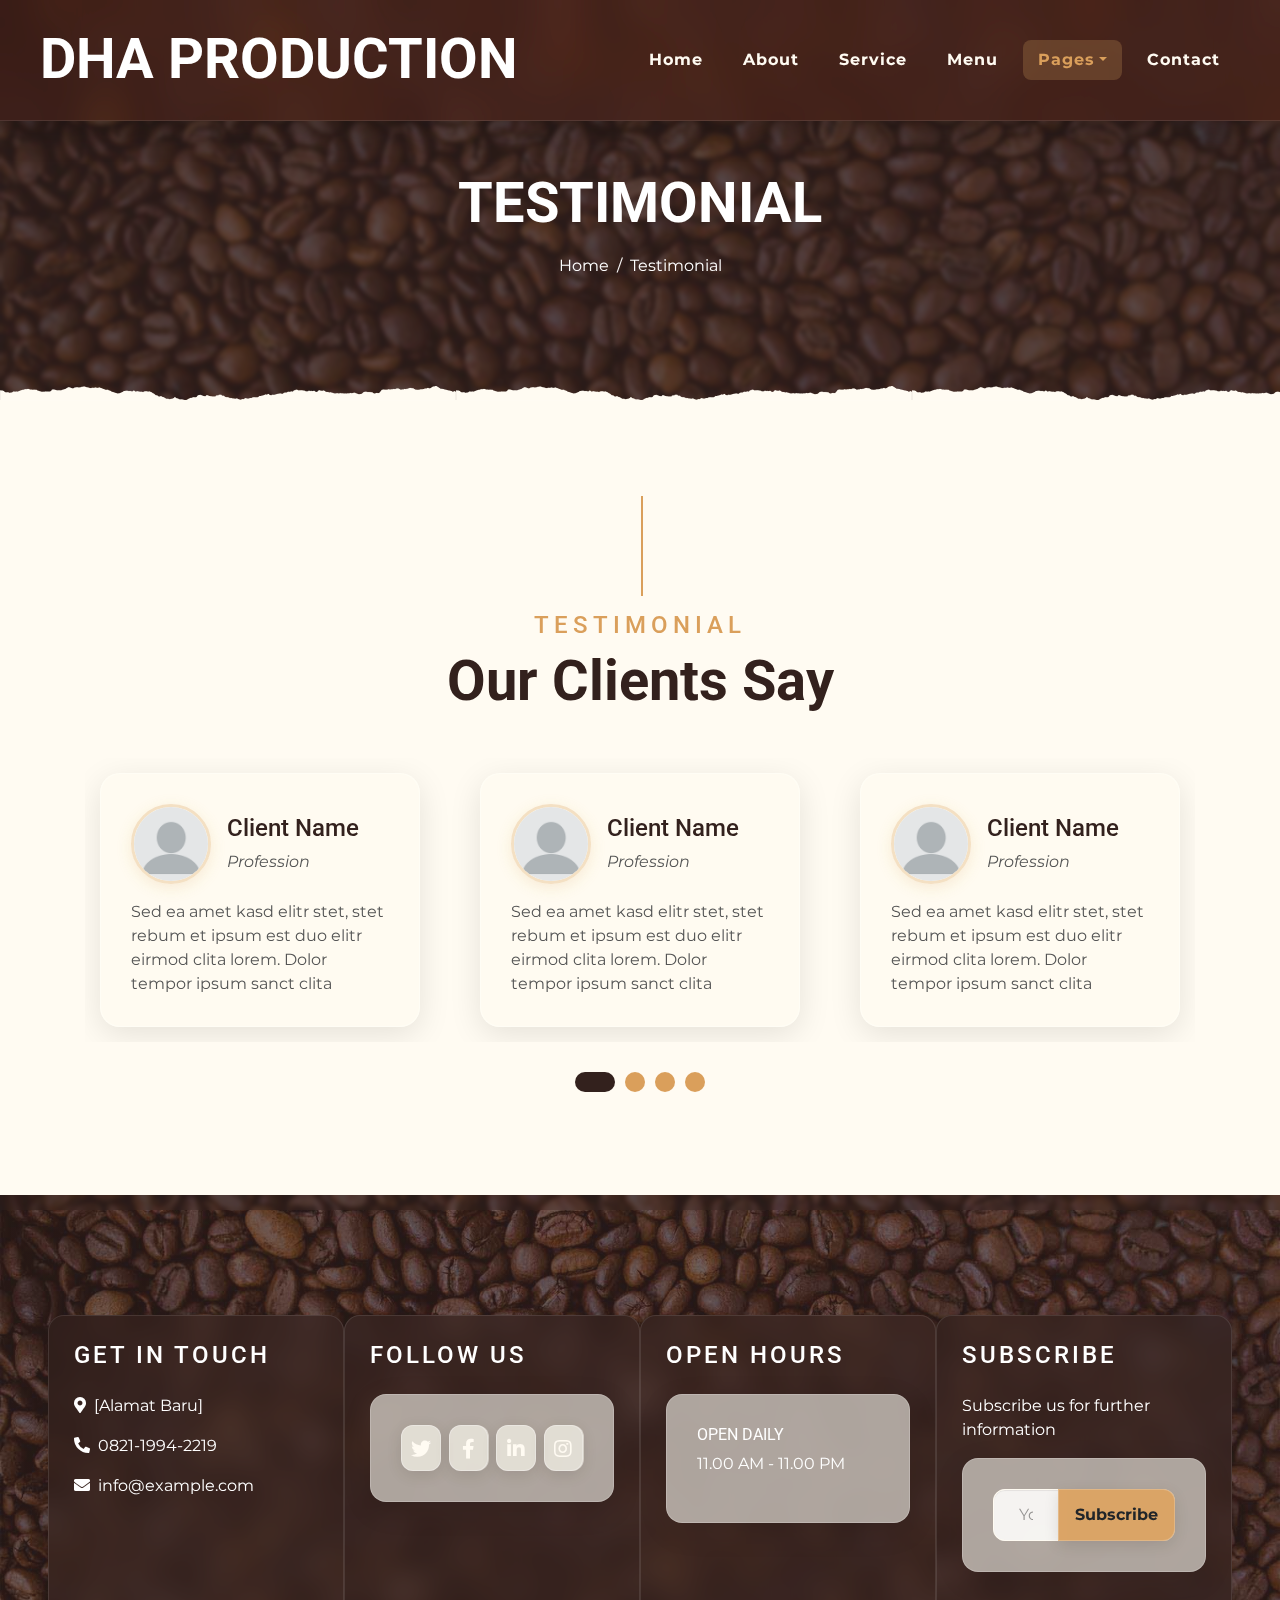
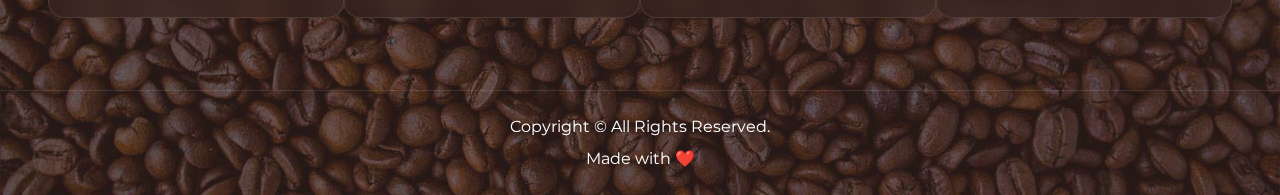
<file: company-profile-cafe-main/testimonial.html>
<!DOCTYPE html>
<html lang="en">

<head>
    <meta charset="utf-8">
    <title>DHA Production - COFFEE & EATERY</title>
    <meta content="width=device-width, initial-scale=1.0" name="viewport">
    <meta content="Free Website Template" name="keywords">
    <meta content="Free Website Template" name="description">

    <!-- Favicon -->
    <link href="img/favicon.ico" rel="icon">

    <!-- Google Font -->
    <link rel="preconnect" href="https://fonts.gstatic.com">
    <link href="https://fonts.googleapis.com/css2?family=Montserrat:wght@200;400&family=Roboto:wght@400;500;700&display=swap" rel="stylesheet"> 

    <!-- Font Awesome -->
    <link href="https://cdnjs.cloudflare.com/ajax/libs/font-awesome/5.10.0/css/all.min.css" rel="stylesheet">

    <!-- Libraries Stylesheet -->
    <link href="lib/owlcarousel/assets/owl.carousel.min.css" rel="stylesheet">
    <link href="lib/tempusdominus/css/tempusdominus-bootstrap-4.min.css" rel="stylesheet" />

    <!-- Customized Bootstrap Stylesheet -->
    <link href="css/style.min.css" rel="stylesheet">
</head>

<body>
    <!-- Navbar Start -->
    <div class="container-fluid p-0 nav-bar">
        <nav class="navbar navbar-expand-lg bg-none navbar-dark py-3">
            <a href="index.html" class="navbar-brand px-lg-4 m-0">
                <h1 class="m-0 display-4 text-uppercase text-white">DHA Production</h1>
            </a>
            <button type="button" class="navbar-toggler" data-toggle="collapse" data-target="#navbarCollapse">
                <span class="navbar-toggler-icon"></span>
            </button>
            <div class="collapse navbar-collapse justify-content-between" id="navbarCollapse">
                <div class="navbar-nav ml-auto p-4">
                    <a href="index.html" class="nav-item nav-link">Home</a>
                    <a href="about.html" class="nav-item nav-link">About</a>
                    <a href="service.html" class="nav-item nav-link">Service</a>
                    <a href="menu.html" class="nav-item nav-link">Menu</a>
                    <div class="nav-item dropdown">
                        <a href="#" class="nav-link dropdown-toggle active" data-toggle="dropdown">Pages</a>
                        <div class="dropdown-menu text-capitalize">
                            <a href="reservation.html" class="dropdown-item">Reservation</a>
                            <a href="testimonial.html" class="dropdown-item active">Testimonial</a>
                        </div>
                    </div>
                    <a href="contact.html" class="nav-item nav-link">Contact</a>
                </div>
            </div>
        </nav>
    </div>
    <!-- Navbar End -->


    <!-- Page Header Start -->
    <div class="container-fluid page-header mb-5 position-relative overlay-bottom">
        <div class="d-flex flex-column align-items-center justify-content-center pt-0 pt-lg-5" style="min-height: 400px">
            <h1 class="display-4 mb-3 mt-0 mt-lg-5 text-white text-uppercase">Testimonial</h1>
            <div class="d-inline-flex mb-lg-5">
                <p class="m-0 text-white"><a class="text-white" href="">Home</a></p>
                <p class="m-0 text-white px-2">/</p>
                <p class="m-0 text-white">Testimonial</p>
            </div>
        </div>
    </div>
    <!-- Page Header End -->


    <!-- Testimonial Start -->
    <div class="container-fluid py-5">
        <div class="container">
            <div class="section-title">
                <h4 class="text-primary text-uppercase" style="letter-spacing: 5px;">Testimonial</h4>
                <h1 class="display-4">Our Clients Say</h1>
            </div>
            <div class="owl-carousel testimonial-carousel">
                <div class="testimonial-item">
                    <div class="d-flex align-items-center mb-3">
                        <img class="img-fluid" src="img/user.webp" alt="">
                        <div class="ml-3">
                            <h4>Client Name</h4>
                            <i>Profession</i>
                        </div>
                    </div>
                    <p class="m-0">Sed ea amet kasd elitr stet, stet rebum et ipsum est duo elitr eirmod clita lorem. Dolor tempor ipsum sanct clita</p>
                </div>
                <div class="testimonial-item">
                    <div class="d-flex align-items-center mb-3">
                        <img class="img-fluid" src="img/user.webp" alt="">
                        <div class="ml-3">
                            <h4>Client Name</h4>
                            <i>Profession</i>
                        </div>
                    </div>
                    <p class="m-0">Sed ea amet kasd elitr stet, stet rebum et ipsum est duo elitr eirmod clita lorem. Dolor tempor ipsum sanct clita</p>
                </div>
                <div class="testimonial-item">
                    <div class="d-flex align-items-center mb-3">
                        <img class="img-fluid" src="img/user.webp" alt="">
                        <div class="ml-3">
                            <h4>Client Name</h4>
                            <i>Profession</i>
                        </div>
                    </div>
                    <p class="m-0">Sed ea amet kasd elitr stet, stet rebum et ipsum est duo elitr eirmod clita lorem. Dolor tempor ipsum sanct clita</p>
                </div>
                <div class="testimonial-item">
                    <div class="d-flex align-items-center mb-3">
                        <img class="img-fluid" src="img/user.webp" alt="">
                        <div class="ml-3">
                            <h4>Client Name</h4>
                            <i>Profession</i>
                        </div>
                    </div>
                    <p class="m-0">Sed ea amet kasd elitr stet, stet rebum et ipsum est duo elitr eirmod clita lorem. Dolor tempor ipsum sanct clita</p>
                </div>
            </div>
        </div>
    </div>
    <!-- Testimonial End -->


    <!-- Footer Start -->
    <div class="container-fluid footer text-white mt-5 pt-5 px-0 position-relative overlay-top">
        <div class="row mx-0 pt-5 px-sm-3 px-lg-5 mt-4">
            <div class="col-lg-3 col-md-6 mb-5">
                <h4 class="text-white text-uppercase mb-4" style="letter-spacing: 3px;">Get In Touch</h4>
                <p><i class="fa fa-map-marker-alt mr-2"></i>[Alamat Baru]</p>
                <p><i class="fa fa-phone-alt mr-2"></i>0821-1994-2219</p>
                <p class="m-0"><i class="fa fa-envelope mr-2"></i>info@example.com</p>
            </div>
            <div class="col-lg-3 col-md-6 mb-5">
                <h4 class="text-white text-uppercase mb-4" style="letter-spacing: 3px;">Follow Us</h4>
                <div class="d-flex justify-content-start">
                    <a class="btn btn-lg btn-outline-light btn-lg-square mr-2" href="#"><i class="fab fa-twitter"></i></a>
                    <a class="btn btn-lg btn-outline-light btn-lg-square mr-2" href="#"><i class="fab fa-facebook-f"></i></a>
                    <a class="btn btn-lg btn-outline-light btn-lg-square mr-2" href="#"><i class="fab fa-linkedin-in"></i></a>
                    <a class="btn btn-lg btn-outline-light btn-lg-square" href="#"><i class="fab fa-instagram"></i></a>
                </div>
            </div>
            <div class="col-lg-3 col-md-6 mb-5">
                <h4 class="text-white text-uppercase mb-4" style="letter-spacing: 3px;">Open Hours</h4>
                <div>
                    <h6 class="text-white text-uppercase">Open Daily</h6>
                    <p>11.00 AM - 11.00 PM</p>
                </div>
            </div>
            <div class="col-lg-3 col-md-6 mb-5">
                <h4 class="text-white text-uppercase mb-4" style="letter-spacing: 3px;">Subscribe</h4>
                <p>Subscribe us for further information</p>
                <div class="w-100">
                    <div class="input-group">
                        <input type="text" class="form-control border-light" style="padding: 25px;" placeholder="Your Email">
                        <div class="input-group-append">
                            <button class="btn btn-primary font-weight-bold px-3">Subscribe</button>
                        </div>
                    </div>
                </div>
            </div>
        </div>
        <div class="container-fluid text-center text-white border-top mt-4 py-4 px-sm-3 px-md-5" style="border-color: rgba(256, 256, 256, .1) !important;">
            <p class="mb-2 text-white">Copyright &copy; All Rights Reserved.</a></p>
            <p class="m-0 text-white">Made with ❤️</a></p>
        </div>
    </div>
    <!-- Footer End -->


    <!-- Back to Top -->
    <a href="#" class="btn btn-lg btn-primary btn-lg-square back-to-top"><i class="fa fa-angle-double-up"></i></a>


    <!-- JavaScript Libraries -->
    <script src="https://code.jquery.com/jquery-3.4.1.min.js"></script>
    <script src="https://stackpath.bootstrapcdn.com/bootstrap/4.4.1/js/bootstrap.bundle.min.js"></script>
    <script src="lib/easing/easing.min.js"></script>
    <script src="lib/waypoints/waypoints.min.js"></script>
    <script src="lib/owlcarousel/owl.carousel.min.js"></script>
    <script src="lib/tempusdominus/js/moment.min.js"></script>
    <script src="lib/tempusdominus/js/moment-timezone.min.js"></script>
    <script src="lib/tempusdominus/js/tempusdominus-bootstrap-4.min.js"></script>

    <!-- Contact Javascript File -->
    <script src="mail/jqBootstrapValidation.min.js"></script>
    <script src="mail/contact.js"></script>

    <!-- Template Javascript -->
    <script src="js/main.js"></script>
</body>

</html>
</file>
